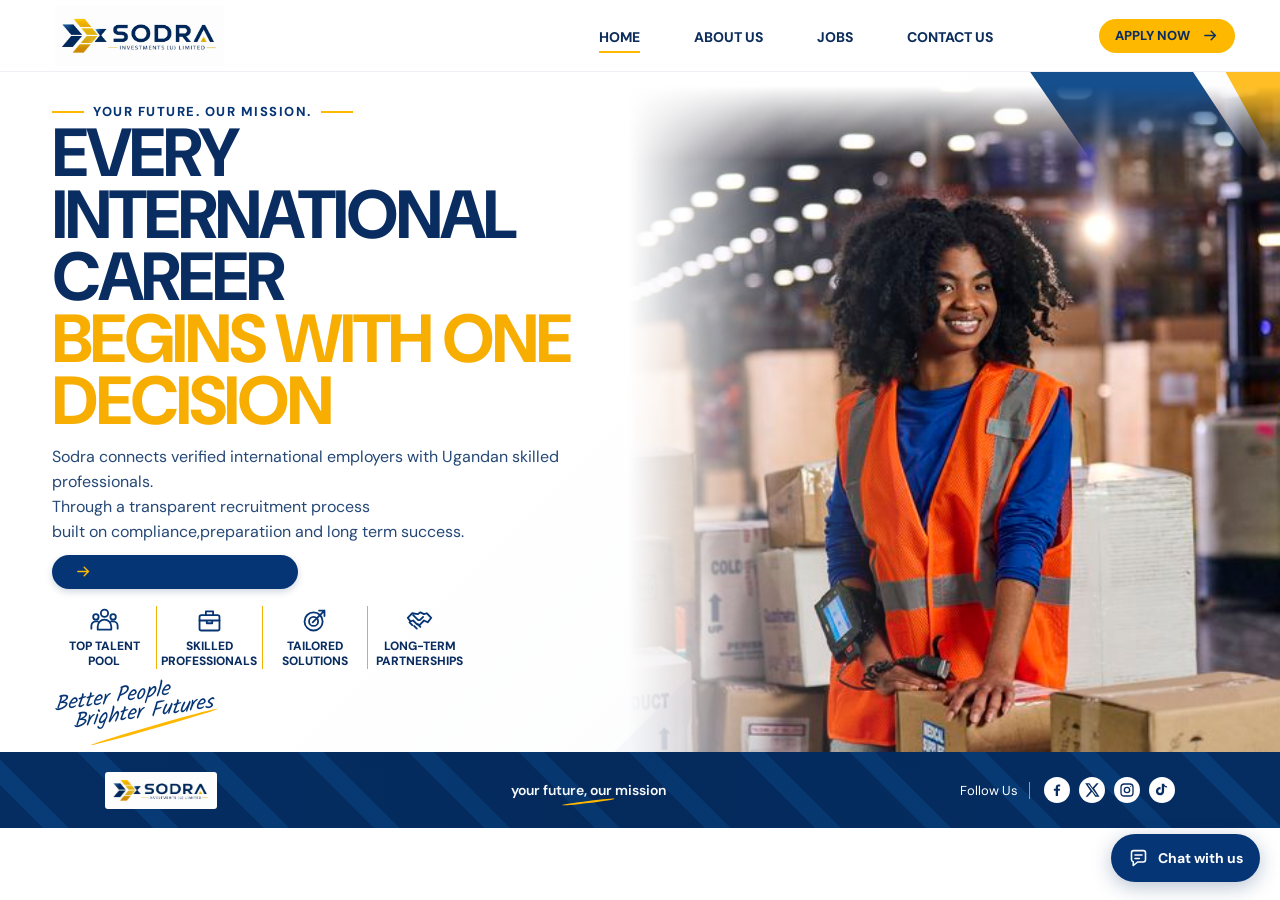
<file: index.html>
<!doctype html>
<html lang="en">
  <head>
    <meta charset="utf-8">
    <meta name="viewport" content="width=device-width, initial-scale=1">
    <meta name="theme-color" content="#ffffff">
    <meta
      name="description"
      content="Find trusted opportunities and reliable talent with SODRA."
    >
    <title>SODRA — Recruitment Solutions</title>
    <link rel="icon" type="image/jpeg" href="images/sodralogo.jpeg">
    <link rel="stylesheet" href="styles.css">
    <script src="app.js" defer></script>
  </head>
  <body class="home-page">
    <header class="site-header">
      <a class="brand" href="#home" aria-label="SODRA home">
        <img src="images/sodralogo.jpeg" alt="SODRA Investments (U) Limited">
      </a>

      <button class="nav-toggle" type="button" aria-expanded="false" aria-controls="main-nav" aria-label="Open navigation">
        <span></span><span></span><span></span>
      </button>

      <nav class="main-nav" id="main-nav" aria-label="Main navigation">
        <a class="nav-link is-active" href="#home">Home</a>
        <a class="nav-link" href="about.html">About us</a>
        <a class="nav-link" href="jobs.html">Jobs</a>
        <a class="nav-link" href="contact.html">Contact us</a>
      </nav>

      <a class="button button-gold header-cta" href="https://ais-pre-h7ndttgksavn5xycpeiz3e-182392936181.europe-west1.run.app/?portal=apply#apply" target="_blank" rel="noopener noreferrer">
        Apply now
        <svg viewBox="0 0 24 24" aria-hidden="true">
          <path d="M4 12h15m-6-6 6 6-6 6"></path>
        </svg>
      </a>
    </header>

    <main id="home">
      <section class="hero" aria-labelledby="hero-title">
        <div class="hero-copy">
          <p class="eyebrow"><span></span>Your future. Our mission.<span></span></p>
          <h1 id="hero-title">
            Every international career <br class="desktop-break">  
            <span>Begins with one decision</span>
          </h1>
          <p class="intro" id="about">
            Sodra connects verified international employers with Ugandan skilled professionals.<br>
            Through a transparent recruitment process<br class="desktop-break">
            built on compliance,preparatiion and long term success.
          </p>
          <a class="button button-blue" href="#services">
            
            <svg viewBox="0 0 24 24" aria-hidden="true">
              <path d="M4 12h15m-6-6 6 6-6 6"></path>
            </svg>
          </a>

          <div class="benefits" id="services" aria-label="Our services">
            <div class="benefit">
              <svg viewBox="0 0 32 32" aria-hidden="true">
                <circle cx="16" cy="8" r="4"></circle>
                <circle cx="6.5" cy="12" r="3"></circle>
                <circle cx="25.5" cy="12" r="3"></circle>
                <path d="M8.5 26v-3.5a7.5 7.5 0 0 1 15 0V26zM1.5 25v-3a5 5 0 0 1 5-5h2m22 8v-3a5 5 0 0 0-5-5h-2"></path>
              </svg>
              <span>Top talent<br>pool</span>
            </div>
            <div class="benefit">
              <svg viewBox="0 0 32 32" aria-hidden="true">
                <rect x="5" y="10" width="22" height="17" rx="2"></rect>
                <path d="M12 10V6h8v4M5 16h22M13 16v3h6v-3"></path>
              </svg>
              <span>Skilled<br>professionals</span>
            </div>
            <div class="benefit">
              <svg viewBox="0 0 32 32" aria-hidden="true">
                <circle cx="15" cy="17" r="10"></circle>
                <circle cx="15" cy="17" r="5"></circle>
                <path d="m14 18 13-13m-6 0h6v6"></path>
              </svg>
              <span>Tailored<br>solutions</span>
            </div>
            <div class="benefit">
              <svg viewBox="0 0 32 32" aria-hidden="true">
                <path d="m3 13 5-5 6 1 3-2 4 2 3-1 5 5-4 5-4-2-5 5-3-1-4-4-3 1z"></path>
                <path d="m9 10 5 5a2 2 0 0 0 3 0l3-3m-12 9-3-3m8 7-3-3m7 1-3-3"></path>
              </svg>
              <span>Long-term<br>partnerships</span>
            </div>
          </div>

          <p class="signature">Better People<br><span>Brighter Futures</span></p>
        </div>

        <div class="hero-visual" aria-label="SODRA professionals at work">
          <div class="chevron chevron-blue"></div>
          <div class="chevron chevron-gold"></div>
          <div class="photo-frame">
            <img src="images/cleaner.jpeg" alt="Smiling cleaning professional holding her supplies">
          </div>
        </div>
      </section>
    </main>

    <footer class="site-footer" id="contact">
      <a class="footer-brand" href="https://ais-pre-h7ndttgksavn5xycpeiz3e-182392936181.europe-west1.run.app/?portal=login" aria-label="Open the SODRA login portal">
        <img src="images/sodralogo.jpeg" alt="SODRA Recruitment Solutions">
      </a>
      <p>your future, our mission</p>
      <div class="social-links">
        <span>Follow Us</span>
        <a href="https://www.facebook.com/people/sodra-investments-u-ltd-recruitment/61591506975625/?rdid=GczhkNQX3IrvhnNL&amp;share_url=https%3A%2F%2Fwww.facebook.com%2Fshare%2F1KQSHoUoWA%2F" target="_blank" rel="noopener noreferrer" aria-label="Facebook">
          <svg viewBox="0 0 24 24" aria-hidden="true"><path d="M13.5 21v-8h2.7l.4-3h-3.1V8.1c0-.9.3-1.5 1.6-1.5h1.7V3.9c-.3 0-1.3-.1-2.5-.1-2.5 0-4.2 1.5-4.2 4.3V10H7.3v3h2.8v8z"></path></svg>
        </a>
        <a href="https://x.com/Sodra_recruit" target="_blank" rel="noopener noreferrer" aria-label="X">
          <svg viewBox="0 0 24 24" aria-hidden="true"><path d="M18.9 2H22l-6.8 7.8L23.2 22h-6.3L12 14.6 5.5 22H2.4l7.3-8.4L1.8 2h6.5l4.5 6.8zm-1.1 18h1.7L7.3 3.9H5.5z"></path></svg>
        </a>
        <a href="https://www.instagram.com/sodrainvestments_recruitment/?hl=en" target="_blank" rel="noopener noreferrer" aria-label="Instagram">
          <svg viewBox="0 0 24 24" aria-hidden="true"><rect x="3" y="3" width="18" height="18" rx="5"></rect><circle cx="12" cy="12" r="4"></circle><circle cx="17.5" cy="6.8" r=".8" class="social-icon-fill"></circle></svg>
        </a>
        <a href="https://www.tiktok.com/@sodrainvestments_recruit" target="_blank" rel="noopener noreferrer" aria-label="TikTok">
          <svg viewBox="0 0 24 24" aria-hidden="true"><path d="M19.6 8.1a7.2 7.2 0 0 1-4.4-1.5v7.1a6.2 6.2 0 1 1-5.4-6.1v3.6a2.7 2.7 0 1 0 1.9 2.6V2.5h3.5c.2 2 1.8 3.7 4.4 4z"></path></svg>
        </a>
      </div>
    </footer>
  </body>
</html>
</file>
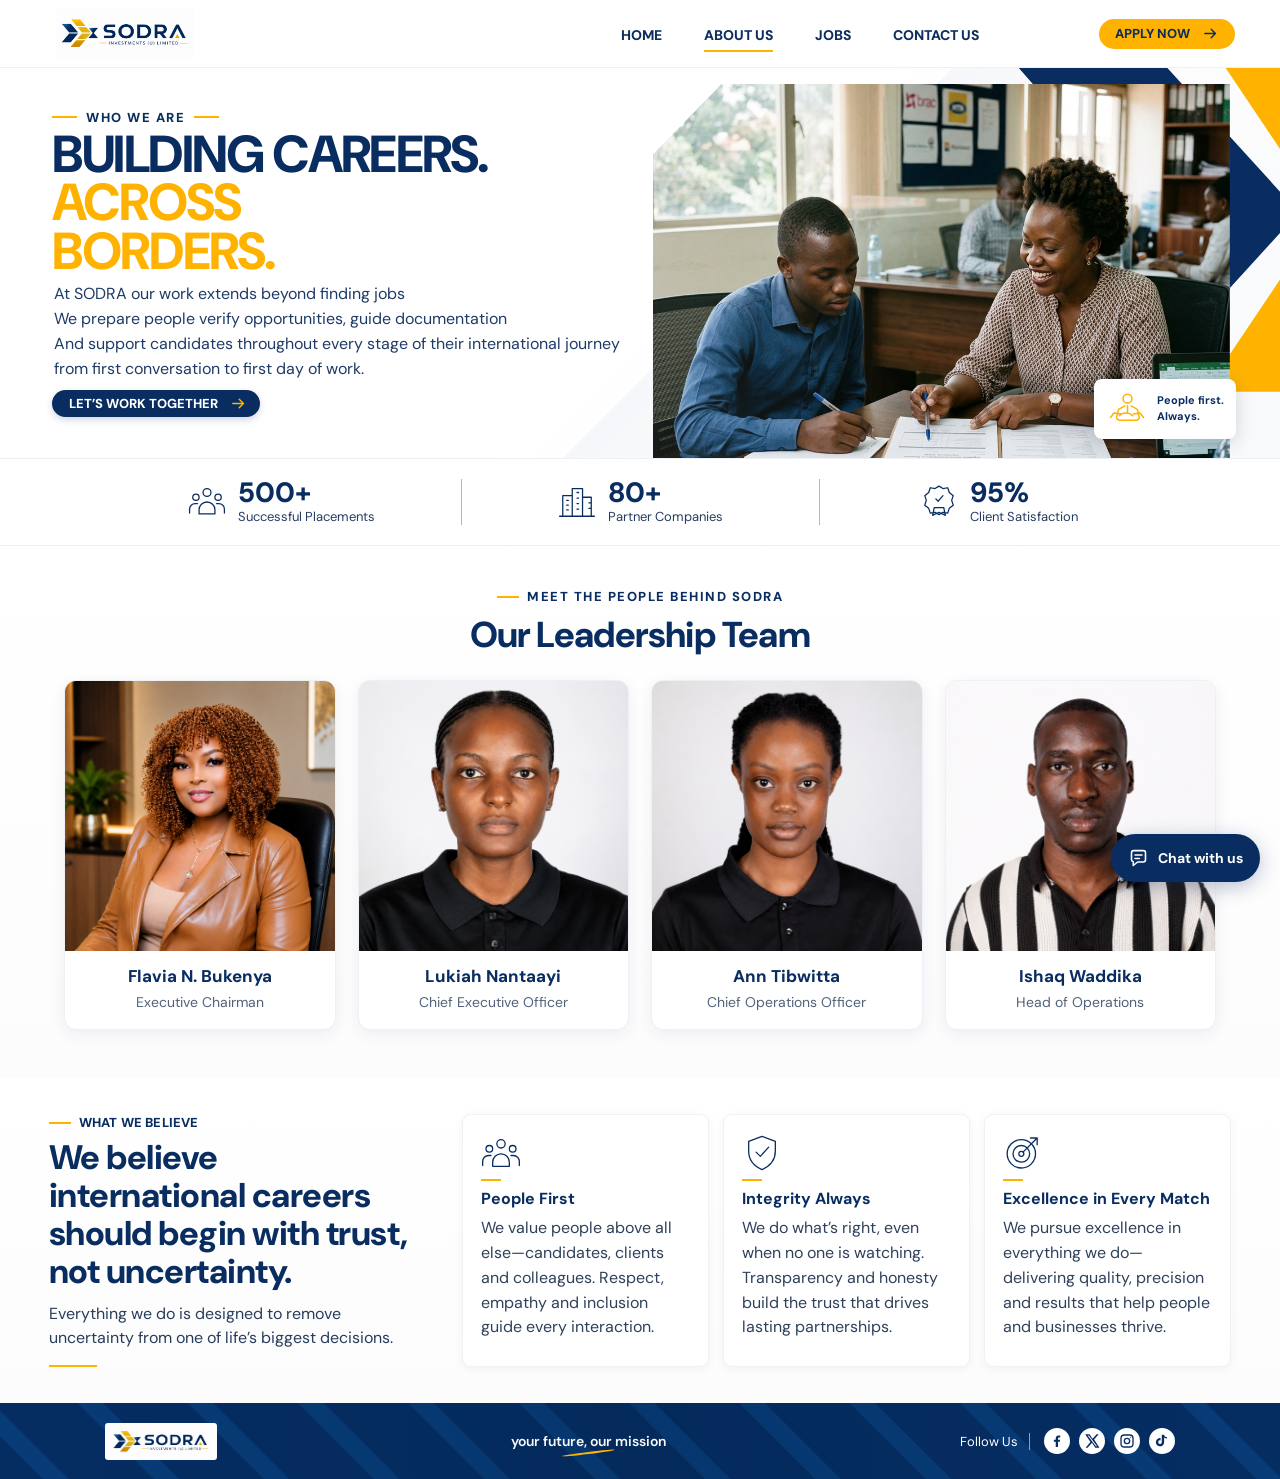
<file: about.html>
<!doctype html>
<html lang="en">
  <head>
    <meta charset="utf-8">
    <meta name="viewport" content="width=device-width, initial-scale=1">
    <meta name="theme-color" content="#ffffff">
    <meta
      name="description"
      content="Learn how SODRA Recruitment Solutions connects exceptional talent with forward-thinking businesses."
    >
    <title>About Us — SODRA Recruitment Solutions</title>
    <link rel="icon" type="image/jpeg" href="images/sodralogo.jpeg">
    <link rel="stylesheet" href="styles.css">
    <script src="app.js" defer></script>
  </head>
  <body class="about-page">
    <header class="site-header">
      <a class="brand" href="index.html" aria-label="SODRA home">
        <img src="images/sodralogo.jpeg" alt="SODRA">
      </a>

      <button class="nav-toggle" type="button" aria-expanded="false" aria-controls="main-nav" aria-label="Open navigation">
        <span></span><span></span><span></span>
      </button>

      <nav class="main-nav" id="main-nav" aria-label="Main navigation">
        <a class="nav-link" href="index.html">Home</a>
        <a class="nav-link is-active" href="about.html" aria-current="page">About us</a>
        <a class="nav-link" href="jobs.html">Jobs</a>
        <a class="nav-link" href="contact.html">Contact us</a>
      </nav>

      <a class="button button-gold header-cta" href="https://ais-pre-h7ndttgksavn5xycpeiz3e-182392936181.europe-west1.run.app/?portal=apply#apply" target="_blank" rel="noopener noreferrer">
        Apply now
        <svg viewBox="0 0 24 24" aria-hidden="true">
          <path d="M4 12h15m-6-6 6 6-6 6"></path>
        </svg>
      </a>
    </header>

    <main>
      <section class="about-hero" aria-labelledby="about-title">
        <div class="about-copy">
          <p class="eyebrow"><span></span>Who we are<span></span></p>
          <h1 id="about-title">
            Building careers.
            <span>Across</span>
            <span>Borders.</span>
          </h1>
          <p class="about-intro">
            At SODRA our  work extends beyond finding jobs<br class="wide-break">
            We prepare people verify opportunities, guide documentation<br class="wide-break">
            And support candidates throughout every stage of their international journey
            from first conversation to first day of work.
          </p>
          <a class="button button-blue about-cta" href="jobs.html#featured-jobs">
            Let’s work together
            <svg viewBox="0 0 24 24" aria-hidden="true">
              <path d="M4 12h15m-6-6 6 6-6 6"></path>
            </svg>
          </a>
        </div>

        <div class="about-visual" role="img" aria-label="A team of professionals working together">
          <div class="about-chevron about-chevron-gold"></div>
          <div class="about-chevron about-chevron-blue"></div>
          <div class="team-photo"></div>
          <div class="people-badge">
            <svg viewBox="0 0 48 48" aria-hidden="true">
              <path d="M24 8a5 5 0 1 0 0 10 5 5 0 0 0 0-10Zm-3 13-7 4-2 8a3 3 0 0 0 3 4h19a3 3 0 0 0 3-4l-2-8-7-4m-4 0v8m-9 3c3-4 11-4 15 0m-25 2 4-5 7 1m26 4-4-5-7 1"></path>
            </svg>
            <span>People first.<br>Always.</span>
          </div>
        </div>
      </section>

      <section class="about-stats" aria-label="Our impact">
        <div class="stat">
          <svg viewBox="0 0 48 48" aria-hidden="true">
            <circle cx="24" cy="12" r="5"></circle>
            <circle cx="10" cy="18" r="4"></circle>
            <circle cx="38" cy="18" r="4"></circle>
            <path d="M14 39v-5a10 10 0 0 1 20 0v5Zm-12-1v-5a7 7 0 0 1 7-7h3m34 12v-5a7 7 0 0 0-7-7h-3"></path>
          </svg>
          <div><strong>500+</strong><span>Successful Placements</span></div>
        </div>
        <div class="stat">
          <svg viewBox="0 0 48 48" aria-hidden="true">
            <path d="M6 42V16h12v26M18 42V7h13v35m0-24h11v24M2 42h44M11 22h2m-2 6h2m-2 6h2m11-22h2m-2 7h2m-2 7h2m-2 7h2m13-8h2m-2 7h2"></path>
          </svg>
          <div><strong>80+</strong><span>Partner Companies</span></div>
        </div>
        <div class="stat">
          <svg viewBox="0 0 48 48" aria-hidden="true">
            <path d="M24 4 29 7l6-1 2 6 5 4-2 6 2 6-5 4-2 6-6-1-5 3-5-3-6 1-2-6-5-4 2-6-2-6 5-4 2-6 6 1Zm-8 37 2-10h12l2 10-8-4-8 4Z"></path>
            <path d="m20 20 3 3 6-7"></path>
          </svg>
          <div><strong>95%</strong><span>Client Satisfaction</span></div>
        </div>
      </section>

      <section class="team-section" aria-labelledby="team-title">
        <div class="team-heading">
          <p class="eyebrow"><span></span>Meet the people behind SODRA</p>
          <h2 id="team-title">Our Leadership Team</h2>
        </div>

        <div class="team-grid">
          <article class="team-card">
            <img src="images/flavia_bukenya.jpeg" alt="Flavia N. Bukenya" loading="lazy">
            <div class="team-card-copy">
              <h3>Flavia N. Bukenya</h3>
              <p>Executive Chairman</p>
            </div>
          </article>
          <article class="team-card">
            <img src="images/lukiah_nantaayi.jpeg" alt="Lukiah Nantaayi" loading="lazy">
            <div class="team-card-copy">
              <h3>Lukiah Nantaayi</h3>
              <p>Chief Executive Officer</p>
            </div>
          </article>
          <article class="team-card">
            <img src="images/ann_tibwitta.jpeg" alt="Ann Tibwitta" loading="lazy">
            <div class="team-card-copy">
              <h3>Ann Tibwitta</h3>
              <p>Chief Operations Officer</p>
            </div>
          </article>
          <article class="team-card">
            <img src="images/ishaq_waddika.jpeg" alt="Ishaq Waddika" loading="lazy">
            <div class="team-card-copy">
              <h3>Ishaq Waddika</h3>
              <p>Head of Operations</p>
            </div>
          </article>
        </div>
      </section>

      <section class="purpose-section" aria-labelledby="purpose-title">
        <div class="purpose-copy">
          <p class="eyebrow"><span></span>What we believe</p>
          <h2 id="purpose-title">We believe international careers should begin with trust, not uncertainty.</h2>
          <p>Everything we do is designed to remove uncertainty from one of life’s biggest decisions.</p>
          <span class="purpose-rule" aria-hidden="true"></span>
        </div>

        <div class="value-cards">
          <article class="value-card">
            <svg viewBox="0 0 48 48" aria-hidden="true">
              <circle cx="24" cy="13" r="5"></circle>
              <circle cx="10" cy="19" r="4"></circle>
              <circle cx="38" cy="19" r="4"></circle>
              <path d="M14 40v-5a10 10 0 0 1 20 0v5Zm-12-1v-5a7 7 0 0 1 7-7h3m34 12v-5a7 7 0 0 0-7-7h-3"></path>
            </svg>
            <span class="card-rule"></span>
            <h3>People First</h3>
            <p>We value people above all else—candidates, clients and colleagues. Respect, empathy and inclusion guide every interaction.</p>
          </article>
          <article class="value-card">
            <svg viewBox="0 0 48 48" aria-hidden="true">
              <path d="m24 4 16 6v12c0 11-7 18-16 22C15 40 8 33 8 22V10Zm-7 19 5 5 10-11"></path>
            </svg>
            <span class="card-rule"></span>
            <h3>Integrity Always</h3>
            <p>We do what’s right, even when no one is watching. Transparency and honesty build the trust that drives lasting partnerships.</p>
          </article>
          <article class="value-card">
            <svg viewBox="0 0 48 48" aria-hidden="true">
              <circle cx="22" cy="25" r="17"></circle>
              <circle cx="22" cy="25" r="10"></circle>
              <circle cx="22" cy="25" r="3"></circle>
              <path d="m24 23 17-17m-8 0h8v8"></path>
            </svg>
            <span class="card-rule"></span>
            <h3>Excellence in Every Match</h3>
            <p>We pursue excellence in everything we do—delivering quality, precision and results that help people and businesses thrive.</p>
          </article>
        </div>
      </section>
    </main>

    <footer class="site-footer" id="contact">
      <a class="footer-brand" href="https://ais-pre-h7ndttgksavn5xycpeiz3e-182392936181.europe-west1.run.app/?portal=login" aria-label="Open the SODRA login portal">
        <img src="images/sodralogo.jpeg" alt="SODRA Recruitment Solutions">
      </a>
      <p>your future, our mission</p>
      <div class="social-links">
        <span>Follow Us</span>
        <a href="https://www.facebook.com/people/sodra-investments-u-ltd-recruitment/61591506975625/?rdid=GczhkNQX3IrvhnNL&amp;share_url=https%3A%2F%2Fwww.facebook.com%2Fshare%2F1KQSHoUoWA%2F" target="_blank" rel="noopener noreferrer" aria-label="Facebook">
          <svg viewBox="0 0 24 24" aria-hidden="true"><path d="M13.5 21v-8h2.7l.4-3h-3.1V8.1c0-.9.3-1.5 1.6-1.5h1.7V3.9c-.3 0-1.3-.1-2.5-.1-2.5 0-4.2 1.5-4.2 4.3V10H7.3v3h2.8v8z"></path></svg>
        </a>
        <a href="https://x.com/Sodra_recruit" target="_blank" rel="noopener noreferrer" aria-label="X">
          <svg viewBox="0 0 24 24" aria-hidden="true"><path d="M18.9 2H22l-6.8 7.8L23.2 22h-6.3L12 14.6 5.5 22H2.4l7.3-8.4L1.8 2h6.5l4.5 6.8zm-1.1 18h1.7L7.3 3.9H5.5z"></path></svg>
        </a>
        <a href="https://www.instagram.com/sodrainvestments_recruitment/?hl=en" target="_blank" rel="noopener noreferrer" aria-label="Instagram">
          <svg viewBox="0 0 24 24" aria-hidden="true"><rect x="3" y="3" width="18" height="18" rx="5"></rect><circle cx="12" cy="12" r="4"></circle><circle cx="17.5" cy="6.8" r=".8" class="social-icon-fill"></circle></svg>
        </a>
        <a href="https://www.tiktok.com/@sodrainvestments_recruit" target="_blank" rel="noopener noreferrer" aria-label="TikTok">
          <svg viewBox="0 0 24 24" aria-hidden="true"><path d="M19.6 8.1a7.2 7.2 0 0 1-4.4-1.5v7.1a6.2 6.2 0 1 1-5.4-6.1v3.6a2.7 2.7 0 1 0 1.9 2.6V2.5h3.5c.2 2 1.8 3.7 4.4 4z"></path></svg>
        </a>
      </div>
    </footer>
  </body>
</html>
</file>
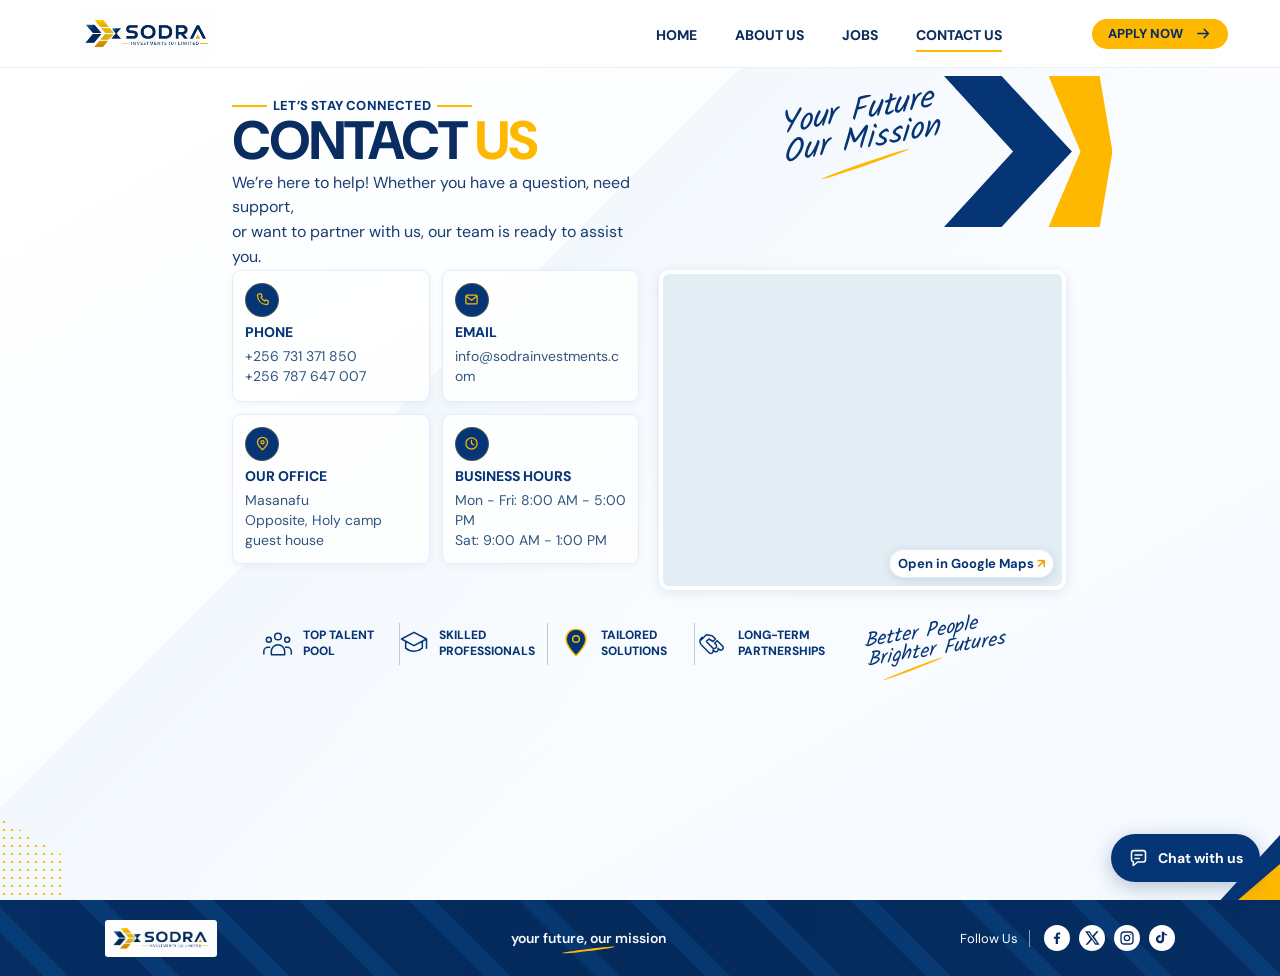
<file: contact.html>
<!doctype html>
<html lang="en">
  <head>
    <meta charset="utf-8">
    <meta name="viewport" content="width=device-width, initial-scale=1">
    <meta name="theme-color" content="#ffffff">
    <meta
      name="description"
      content="Contact SODRA Recruitment Solutions in Kampala for recruitment support, career opportunities and business partnerships."
    >
    <title>Contact Us — SODRA Recruitment Solutions</title>
    <link rel="icon" type="image/jpeg" href="images/sodralogo.jpeg">
    <link rel="stylesheet" href="styles.css">
    <script src="app.js" defer></script>
  </head>
  <body class="contact-page">
    <header class="site-header">
      <a class="brand" href="index.html" aria-label="SODRA home">
        <img src="images/sodralogo.jpeg" alt="SODRA Recruitment Solutions">
      </a>

      <button class="nav-toggle" type="button" aria-expanded="false" aria-controls="main-nav" aria-label="Open navigation">
        <span></span><span></span><span></span>
      </button>

      <nav class="main-nav" id="main-nav" aria-label="Main navigation">
        <a class="nav-link" href="index.html">Home</a>
        <a class="nav-link" href="about.html">About us</a>
        <a class="nav-link" href="jobs.html">Jobs</a>
        <a class="nav-link is-active" href="contact.html" aria-current="page">Contact us</a>
      </nav>

      <a class="button button-gold header-cta" href="https://ais-pre-h7ndttgksavn5xycpeiz3e-182392936181.europe-west1.run.app/?portal=apply#apply" target="_blank" rel="noopener noreferrer">
        Apply now
        <svg viewBox="0 0 24 24" aria-hidden="true">
          <path d="M4 12h15m-6-6 6 6-6 6"></path>
        </svg>
      </a>
    </header>

    <main class="contact-main">
      <div class="contact-heading">
        <div class="contact-title-block">
          <p class="contact-eyebrow"><span></span>Let’s stay connected<span></span></p>
          <h1 id="contact-title">Contact <span>us</span></h1>
          <p class="contact-intro">
            We’re here to help! Whether you have a question, need support,<br class="desktop-break">
            or want to partner with us, our team is ready to assist you.
          </p>
        </div>
        <p class="contact-signature">Your Future<br>Our Mission<span></span></p>
        <div class="contact-ribbons" aria-hidden="true"><span></span><span></span></div>
      </div>

      <div class="contact-content">
        <section class="contact-cards" aria-label="Contact information">
          <article class="contact-card">
            <span class="contact-icon">
              <svg viewBox="0 0 24 24" aria-hidden="true"><path d="M7 3h3l1.5 4-2 1.5a15 15 0 0 0 6 6l1.5-2L21 14v3a3 3 0 0 1-3 3C10 19.5 4.5 14 4 6a3 3 0 0 1 3-3Z"></path></svg>
            </span>
            <h2>Phone</h2>
            <a href="tel:+256731371850">+256 731 371 850</a>
            <a href="tel:+256787647007">+256 787 647 007</a>
          </article>
          <article class="contact-card">
            <span class="contact-icon">
              <svg viewBox="0 0 24 24" aria-hidden="true"><rect x="3" y="5" width="18" height="14" rx="2"></rect><path d="m4 7 8 6 8-6"></path></svg>
            </span>
            <h2>Email</h2>
            <a href="mailto:info@sodrainvestments.com">info@sodrainvestments.com</a>
          </article>
          <article class="contact-card">
            <span class="contact-icon">
              <svg viewBox="0 0 24 24" aria-hidden="true"><path d="M20 10c0 5-8 12-8 12S4 15 4 10a8 8 0 1 1 16 0Z"></path><circle cx="12" cy="10" r="2.5"></circle></svg>
            </span>
            <h2>Our office</h2>
            <p>Masanafu<br>Opposite, Holy camp guest house</p>
          </article>
          <article class="contact-card">
            <span class="contact-icon">
              <svg viewBox="0 0 24 24" aria-hidden="true"><circle cx="12" cy="12" r="9"></circle><path d="M12 7v5l3.5 2"></path></svg>
            </span>
            <h2>Business hours</h2>
            <p>Mon - Fri: 8:00 AM - 5:00 PM<br>Sat: 9:00 AM - 1:00 PM</p>
          </article>
        </section>

        <section class="map-panel" aria-label="SODRA office location">
          <iframe
            title="Map showing the SODRA Investments office location"
            src="https://maps.google.com/maps?q=Sodra%20Investments%20(U)%20Limited%2C%200.3271594%2C%2032.5320264&amp;z=16&amp;output=embed"
            loading="lazy"
            referrerpolicy="no-referrer-when-downgrade"
          ></iframe>
          <a class="map-link" href="https://www.google.com/maps/place/Sodra+Investments+(U)+Limited/@0.327159,32.532026,16z/data=!4m6!3m5!1s0x177da5ea633af9ff:0x3c097e894c8484d6!8m2!3d0.3271594!4d32.5320264!16s%2Fg%2F11zfjplnxl?hl=en&amp;entry=ttu&amp;g_ep=EgoyMDI2MTAwNy4wIKXMDSoASAFQAw%3D%3D" target="_blank" rel="noopener noreferrer" aria-label="Open SODRA Investments (U) Limited in Google Maps">
            <span class="map-link-label">Open in Google Maps <span aria-hidden="true">↗</span></span>
          </a>
        </section>
      </div>

      <section class="contact-benefits" aria-label="SODRA recruitment benefits">
        <article class="contact-benefit">
          <svg viewBox="0 0 36 36" aria-hidden="true"><circle cx="18" cy="9" r="4"></circle><circle cx="7" cy="13" r="3"></circle><circle cx="29" cy="13" r="3"></circle><path d="M10 31v-4a8 8 0 0 1 16 0v4Zm-9-1v-3a5 5 0 0 1 5-5h2m26 8v-3a5 5 0 0 0-5-5h-2"></path></svg>
          <span>Top talent<br>pool</span>
        </article>
        <article class="contact-benefit">
          <svg viewBox="0 0 36 36" aria-hidden="true"><path d="m3 12 15-8 15 8-15 8Zm5 3v8c6 5 14 5 20 0v-8M33 13v10"></path></svg>
          <span>Skilled<br>professionals</span>
        </article>
        <article class="contact-benefit">
          <svg viewBox="0 0 36 36" aria-hidden="true"><path d="M18 32s12-11 12-20a12 12 0 1 0-24 0c0 9 12 20 12 20Z"></path><circle cx="18" cy="12" r="4"></circle></svg>
          <span>Tailored<br>solutions</span>
        </article>
        <article class="contact-benefit">
          <svg viewBox="0 0 36 36" aria-hidden="true"><path d="m4 13 6-6 7 1 4 4-3 3-5-3-3 3 8 8a3 3 0 0 0 4-4l-2-2 3-3 7 7a3 3 0 0 1-4 4l-2-2a3 3 0 0 1-4 4l-2-2a3 3 0 0 1-4 4l-9-9a6 6 0 0 1 0-10Z"></path></svg>
          <span>Long-term<br>partnerships</span>
        </article>
        <p class="contact-footer-signature">Better People<br>Brighter Futures<span></span></p>
      </section>

      <div class="contact-corner contact-corner-left" aria-hidden="true"></div>
      <div class="contact-corner contact-corner-right" aria-hidden="true"></div>
    </main>

    <footer class="site-footer" id="contact">
      <a class="footer-brand" href="https://ais-pre-h7ndttgksavn5xycpeiz3e-182392936181.europe-west1.run.app/?portal=login" aria-label="Open the SODRA login portal">
        <img src="images/sodralogo.jpeg" alt="SODRA Recruitment Solutions">
      </a>
      <p>your future, our mission</p>
      <div class="social-links">
        <span>Follow Us</span>
        <a href="https://www.facebook.com/people/sodra-investments-u-ltd-recruitment/61591506975625/?rdid=GczhkNQX3IrvhnNL&amp;share_url=https%3A%2F%2Fwww.facebook.com%2Fshare%2F1KQSHoUoWA%2F" target="_blank" rel="noopener noreferrer" aria-label="Facebook">
          <svg viewBox="0 0 24 24" aria-hidden="true"><path d="M13.5 21v-8h2.7l.4-3h-3.1V8.1c0-.9.3-1.5 1.6-1.5h1.7V3.9c-.3 0-1.3-.1-2.5-.1-2.5 0-4.2 1.5-4.2 4.3V10H7.3v3h2.8v8z"></path></svg>
        </a>
        <a href="https://x.com/Sodra_recruit" target="_blank" rel="noopener noreferrer" aria-label="X">
          <svg viewBox="0 0 24 24" aria-hidden="true"><path d="M18.9 2H22l-6.8 7.8L23.2 22h-6.3L12 14.6 5.5 22H2.4l7.3-8.4L1.8 2h6.5l4.5 6.8zm-1.1 18h1.7L7.3 3.9H5.5z"></path></svg>
        </a>
        <a href="https://www.instagram.com/sodrainvestments_recruitment/?hl=en" target="_blank" rel="noopener noreferrer" aria-label="Instagram">
          <svg viewBox="0 0 24 24" aria-hidden="true"><rect x="3" y="3" width="18" height="18" rx="5"></rect><circle cx="12" cy="12" r="4"></circle><circle cx="17.5" cy="6.8" r=".8" class="social-icon-fill"></circle></svg>
        </a>
        <a href="https://www.tiktok.com/@sodrainvestments_recruit" target="_blank" rel="noopener noreferrer" aria-label="TikTok">
          <svg viewBox="0 0 24 24" aria-hidden="true"><path d="M19.6 8.1a7.2 7.2 0 0 1-4.4-1.5v7.1a6.2 6.2 0 1 1-5.4-6.1v3.6a2.7 2.7 0 1 0 1.9 2.6V2.5h3.5c.2 2 1.8 3.7 4.4 4z"></path></svg>
        </a>
      </div>
    </footer>
  </body>
</html>
</file>
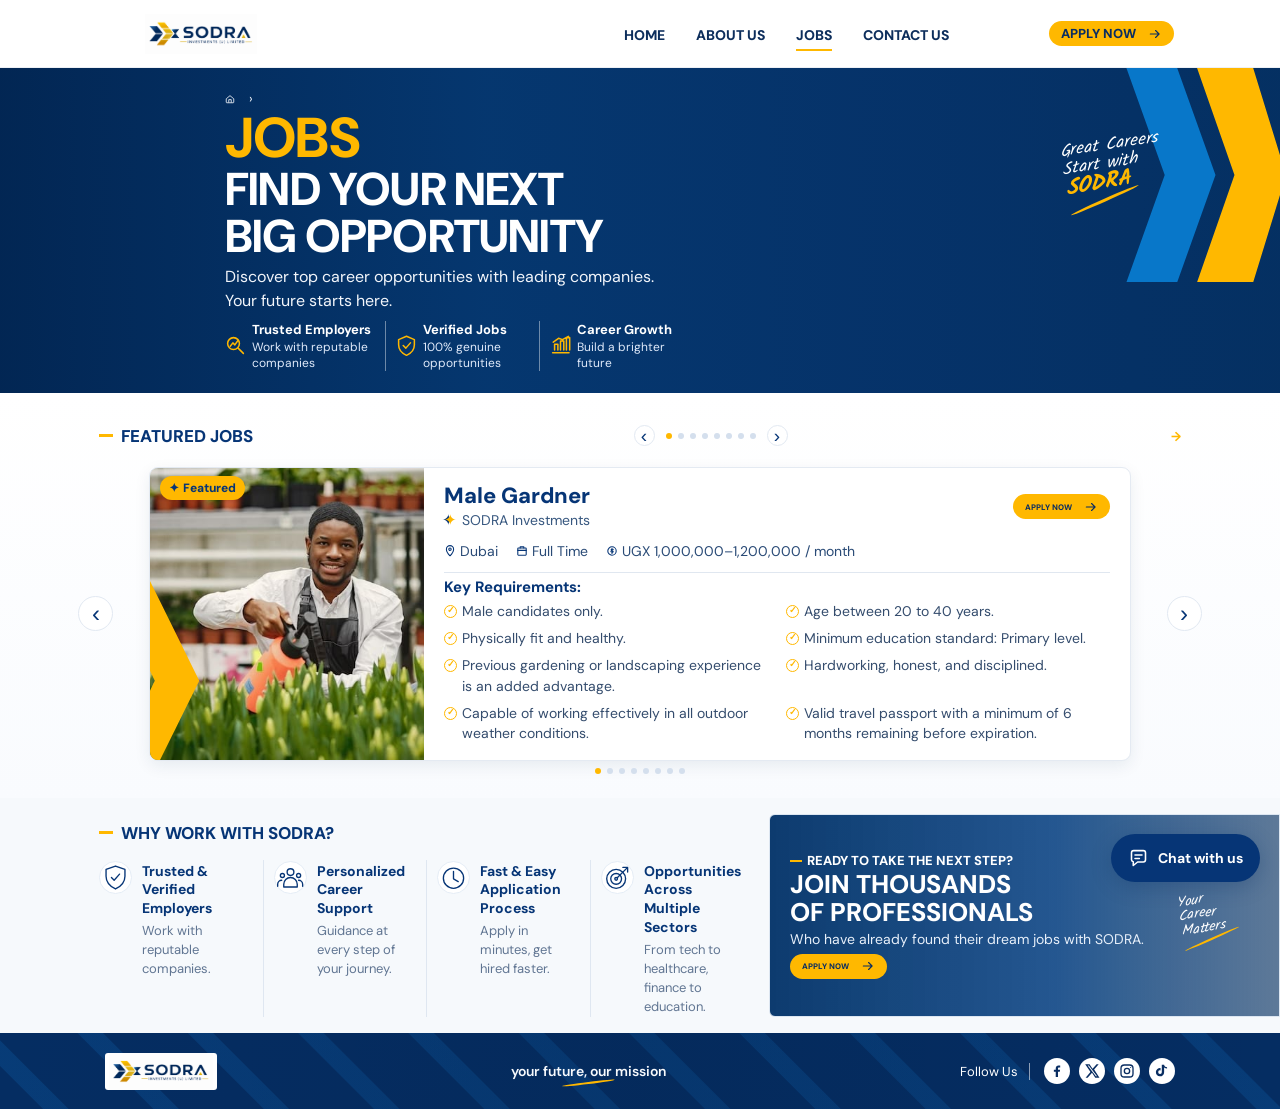
<file: jobs.html>
<!doctype html>
<html lang="en">
  <head>
    <meta charset="utf-8">
    <meta name="viewport" content="width=device-width, initial-scale=1">
    <meta name="theme-color" content="#ffffff">
    <meta
      name="description"
      content="Explore featured jobs and career opportunities with SODRA Recruitment Solutions."
    >
    <title>Jobs — SODRA Recruitment Solutions</title>
    <link rel="icon" type="image/jpeg" href="images/sodralogo.jpeg">
    <link rel="stylesheet" href="styles.css">
    <script src="app.js" defer></script>
  </head>
  <body class="jobs-page">
    <header class="site-header">
      <a class="brand" href="index.html" aria-label="SODRA home">
        <img src="images/sodralogo.jpeg" alt="SODRA Recruitment Solutions">
      </a>

      <button class="nav-toggle" type="button" aria-expanded="false" aria-controls="main-nav" aria-label="Open navigation">
        <span></span><span></span><span></span>
      </button>

      <nav class="main-nav" id="main-nav" aria-label="Main navigation">
        <a class="nav-link" href="index.html">Home</a>
        <a class="nav-link" href="about.html">About us</a>
        <a class="nav-link is-active" href="jobs.html" aria-current="page">Jobs</a>
        <a class="nav-link" href="contact.html">Contact us</a>
      </nav>

      <a class="button button-gold header-cta" href="https://ais-pre-h7ndttgksavn5xycpeiz3e-182392936181.europe-west1.run.app/?portal=apply#apply" target="_blank" rel="noopener noreferrer">
        Apply now
        <svg viewBox="0 0 24 24" aria-hidden="true">
          <path d="M4 12h15m-6-6 6 6-6 6"></path>
        </svg>
      </a>
    </header>

    <main>
      <section class="jobs-hero" aria-labelledby="jobs-title">
        <div class="jobs-hero-backdrop"></div>
        <div class="jobs-hero-copy">
          <nav class="breadcrumbs" aria-label="Breadcrumb">
            <a href="index.html"></a><span aria-hidden="true">›</span><span></span>
          </nav>
          <h1 id="jobs-title"><span>Jobs</span>Find your next<br>big opportunity</h1>
          <p>Discover top career opportunities with leading companies.<br> Your future starts here.</p>
          <div class="job-perks" aria-label="Why search with SODRA">
            <div class="job-perk">
              <svg viewBox="0 0 32 32" aria-hidden="true">
                <circle cx="13" cy="13" r="9"></circle>
                <path d="m20 20 8 8M8 17l4-5 3 3 5-7"></path>
              </svg>
              <span><strong>Trusted Employers</strong><small>Work with reputable companies</small></span>
            </div>
            <div class="job-perk">
              <svg viewBox="0 0 32 32" aria-hidden="true">
                <path d="m16 2 12 5v8c0 8-5 13-12 16C9 28 4 23 4 15V7Zm-5 14 4 4 7-8"></path>
              </svg>
              <span><strong>Verified Jobs</strong><small>100% genuine opportunities</small></span>
            </div>
            <div class="job-perk">
              <svg viewBox="0 0 32 32" aria-hidden="true">
                <path d="M4 27h25M7 23V14h5v9m4 0V9h5v14m4 0V4h5v19M5 11l8-6 6 2 9-5"></path>
              </svg>
              <span><strong>Career Growth</strong><small>Build a brighter future</small></span>
            </div>
          </div>
        </div>
        <div class="hero-ribbons" aria-hidden="true"><span></span><span></span></div>
        <p class="hero-note" aria-label="Great careers start with SODRA">
          Great Careers<br>Start with<br><strong>SODRA</strong><span></span>
        </p>
      </section>

      <section class="featured-section" id="featured-jobs" aria-labelledby="featured-title">
        <div class="featured-heading">
          <h2 id="featured-title"><span></span>Featured Jobs</h2>
          <div class="carousel-top-controls" aria-label="Featured job slides">
            <button class="carousel-arrow" type="button" data-direction="-1" aria-label="Previous job">‹</button>
            <div class="carousel-dots" aria-label="Choose featured job"></div>
            <button class="carousel-arrow" type="button" data-direction="1" aria-label="Next job">›</button>
          </div>
          <a class="view-all" href="#all-jobs"><span aria-hidden="true">→</span></a>
        </div>

        <div class="job-carousel">
          <button class="carousel-side-arrow" type="button" data-direction="-1" aria-label="Previous featured job">‹</button>
          <article class="featured-job" aria-live="polite" aria-atomic="true">
            <div class="job-image-wrap">
              <img class="job-photo" src="images/job1.jpeg" alt="Gardener job opportunity in Dubai">
              <div class="job-image-chevron" aria-hidden="true"></div>
              <span class="featured-badge"><span aria-hidden="true">✦</span> Featured</span>
            </div>
            <div class="job-details">
              <div class="job-title-row">
                <div>
                  <h3 class="job-title">Male Gardner</h3>
                  <p class="job-company"><span class="mini-mark" aria-hidden="true">✦</span></p>
                </div>
                <a class="button button-gold job-apply" href="https://ais-pre-h7ndttgksavn5xycpeiz3e-182392936181.europe-west1.run.app/?portal=apply#apply" target="_blank" rel="noopener noreferrer">
                  Apply now
                  <svg viewBox="0 0 24 24" aria-hidden="true">
                    <path d="M4 12h15m-6-6 6 6-6 6"></path>
                  </svg>
                </a>
              </div>
              <div class="job-meta">
                <span><svg viewBox="0 0 20 20" aria-hidden="true"><path d="M10 18s6-6 6-11a6 6 0 1 0-12 0c0 5 6 11 6 11Z"></path><circle cx="10" cy="7" r="2"></circle></svg><span class="job-location">Dubai</span></span>
                <span><svg viewBox="0 0 20 20" aria-hidden="true"><rect x="3" y="5" width="14" height="12" rx="1"></rect><path d="M7 5V3h6v2M3 9h14"></path></svg><span class="job-type">Full Time</span></span>
                <span><svg viewBox="0 0 20 20" aria-hidden="true"><circle cx="10" cy="10" r="7"></circle><path d="M12 7.5c-.5-1-3.5-1-3.5.7 0 1.8 3.5 1 3.5 2.8s-3 1.8-4 0M10 6v8"></path></svg><span class="job-salary">UGX 1,000,000–1,200,000 / month</span></span>
              </div>
              <div class="requirements">
                <h4>Key Requirements:</h4>
                <ul class="requirement-list">
                  <li>Male candidates only.</li>
                  <li>Age between 20 to 40 years.</li>
                  <li>Physically fit and healthy.</li>
                  <li>Minimum education standard: Primary level.</li>
                  <li>Previous gardening or landscaping experience is an added advantage.</li>
                  <li>Hardworking, honest, and disciplined.</li>
                  <li>Capable of working effectively in all outdoor weather conditions.</li>
                  <li>Valid travel passport with a minimum of 6 months remaining before expiration.</li>
                </ul>
              </div>
            </div>
          </article>
          <button class="carousel-side-arrow" type="button" data-direction="1" aria-label="Next featured job">›</button>
        </div>
        <div class="carousel-bottom-dots carousel-dots" aria-label="Choose featured job"></div>
        <div class="sr-only" id="carousel-status" aria-live="polite"></div>
      </section>

      <section class="jobs-lower" id="all-jobs" aria-label="More reasons to work with SODRA">
        <div class="why-sodra">
          <h2><span></span>Why work with SODRA?</h2>
          <div class="why-grid">
            <article class="why-item">
              <span class="why-icon">
                <svg viewBox="0 0 40 40" aria-hidden="true"><path d="m20 3 14 5v10c0 9-6 15-14 19C12 33 6 27 6 18V8Zm-6 17 4 4 8-9"></path></svg>
              </span>
              <div><h3>Trusted &amp; Verified Employers</h3><p>Work with reputable companies.</p></div>
            </article>
            <article class="why-item">
              <span class="why-icon">
                <svg viewBox="0 0 40 40" aria-hidden="true"><circle cx="20" cy="12" r="5"></circle><circle cx="8" cy="17" r="3"></circle><circle cx="32" cy="17" r="3"></circle><path d="M10 34v-4a10 10 0 0 1 20 0v4Zm-9-1v-3a6 6 0 0 1 6-6m31 9v-3a6 6 0 0 0-6-6"></path></svg>
              </span>
              <div><h3>Personalized Career Support</h3><p>Guidance at every step of your journey.</p></div>
            </article>
            <article class="why-item">
              <span class="why-icon">
                <svg viewBox="0 0 40 40" aria-hidden="true"><circle cx="20" cy="21" r="15"></circle><path d="M20 11v11l7 4"></path></svg>
              </span>
              <div><h3>Fast &amp; Easy Application Process</h3><p>Apply in minutes, get hired faster.</p></div>
            </article>
            <article class="why-item">
              <span class="why-icon">
                <svg viewBox="0 0 40 40" aria-hidden="true"><circle cx="18" cy="22" r="14"></circle><circle cx="18" cy="22" r="8"></circle><circle cx="18" cy="22" r="2"></circle><path d="m20 20 15-15m-7 0h7v7"></path></svg>
              </span>
              <div><h3>Opportunities Across Multiple Sectors</h3><p>From tech to healthcare, finance to education.</p></div>
            </article>
          </div>
        </div>

        <aside class="hiring-banner">
          <div class="hiring-copy">
            <p class="hiring-eyebrow"><span></span>Ready to take the next step?</p>
            <h2>Join thousands<br>of professionals</h2>
            <p>Who have already found their dream jobs with SODRA.</p>
            <a class="button button-gold hiring-cta" href="https://ais-pre-h7ndttgksavn5xycpeiz3e-182392936181.europe-west1.run.app/?portal=apply#apply" target="_blank" rel="noopener noreferrer">
              Apply now
              <svg viewBox="0 0 24 24" aria-hidden="true">
                <path d="M4 12h15m-6-6 6 6-6 6"></path>
              </svg>
            </a>
          </div>
          <p class="hiring-note">Your<br>Career<br>Matters<span></span></p>
        </aside>
      </section>
    </main>

    <footer class="site-footer" id="contact">
      <a class="footer-brand" href="https://ais-pre-h7ndttgksavn5xycpeiz3e-182392936181.europe-west1.run.app/?portal=login" aria-label="Open the SODRA login portal">
        <img src="images/sodralogo.jpeg" alt="SODRA Recruitment Solutions">
      </a>
      <p>your future, our mission</p>
      <div class="social-links">
        <span>Follow Us</span>
        <a href="https://www.facebook.com/people/sodra-investments-u-ltd-recruitment/61591506975625/?rdid=GczhkNQX3IrvhnNL&amp;share_url=https%3A%2F%2Fwww.facebook.com%2Fshare%2F1KQSHoUoWA%2F" target="_blank" rel="noopener noreferrer" aria-label="Facebook">
          <svg viewBox="0 0 24 24" aria-hidden="true"><path d="M13.5 21v-8h2.7l.4-3h-3.1V8.1c0-.9.3-1.5 1.6-1.5h1.7V3.9c-.3 0-1.3-.1-2.5-.1-2.5 0-4.2 1.5-4.2 4.3V10H7.3v3h2.8v8z"></path></svg>
        </a>
        <a href="https://x.com/Sodra_recruit" target="_blank" rel="noopener noreferrer" aria-label="X">
          <svg viewBox="0 0 24 24" aria-hidden="true"><path d="M18.9 2H22l-6.8 7.8L23.2 22h-6.3L12 14.6 5.5 22H2.4l7.3-8.4L1.8 2h6.5l4.5 6.8zm-1.1 18h1.7L7.3 3.9H5.5z"></path></svg>
        </a>
        <a href="https://www.instagram.com/sodrainvestments_recruitment/?hl=en" target="_blank" rel="noopener noreferrer" aria-label="Instagram">
          <svg viewBox="0 0 24 24" aria-hidden="true"><rect x="3" y="3" width="18" height="18" rx="5"></rect><circle cx="12" cy="12" r="4"></circle><circle cx="17.5" cy="6.8" r=".8" class="social-icon-fill"></circle></svg>
        </a>
        <a href="https://www.tiktok.com/@sodrainvestments_recruit" target="_blank" rel="noopener noreferrer" aria-label="TikTok">
          <svg viewBox="0 0 24 24" aria-hidden="true"><path d="M19.6 8.1a7.2 7.2 0 0 1-4.4-1.5v7.1a6.2 6.2 0 1 1-5.4-6.1v3.6a2.7 2.7 0 1 0 1.9 2.6V2.5h3.5c.2 2 1.8 3.7 4.4 4z"></path></svg>
        </a>
      </div>
    </footer>
  </body>
</html>
</file>
<file: styles.css>
@import url("https://fonts.googleapis.com/css2?family=DM+Sans:wght@400;500;600;700;800&family=Kalam:wght@400;700&display=swap");

:root {
  color-scheme: light;
  --navy: #063576;
  --deep-navy: #092d61;
  --gold: #ffb800;
  --text: #153c76;
}

* {
  box-sizing: border-box;
}

html {
  scroll-behavior: smooth;
}

body {
  margin: 0;
  min-width: 320px;
  background: #fff;
  color: var(--text);
  font-family: "DM Sans", Arial, sans-serif;
}

.site-header {
  position: relative;
  z-index: 2;
  display: flex;
  align-items: center;
  justify-content: space-between;
  height: 72px;
  padding: 0 clamp(24px, 3.5vw, 52px);
  border-bottom: 1px solid #edf0f5;
  background: rgba(255, 255, 255, 0.96);
}

.brand {
  display: block;
  width: clamp(150px, 21vw, 190px);
  height: 60px;
  overflow: hidden;
}

.brand img {
  display: block;
  width: 100%;
  height: 100%;
  object-fit: contain;
  mix-blend-mode: multiply;
}

.main-nav {
  display: flex;
  align-items: center;
  gap: clamp(25px, 4.5vw, 54px);
  margin-left: auto;
  margin-right: clamp(32px, 9vw, 106px);
}

.nav-link {
  position: relative;
  padding: 28px 0 25px;
  color: #0d2e5c;
  font-size: 10px;
  font-weight: 800;
  text-decoration: none;
  text-transform: uppercase;
  white-space: nowrap;
}

.nav-link::after {
  position: absolute;
  right: 0;
  bottom: 18px;
  left: 0;
  height: 2px;
  background: var(--gold);
  content: "";
  transform: scaleX(0);
  transform-origin: left;
  transition: transform 180ms ease;
}

.nav-link:hover::after,
.nav-link:focus-visible::after,
.nav-link.is-active::after {
  transform: scaleX(1);
}

.button {
  display: inline-flex;
  align-items: center;
  justify-content: center;
  gap: 12px;
  border: 0;
  border-radius: 999px;
  font-size: 10px;
  font-weight: 800;
  text-decoration: none;
  text-transform: uppercase;
  white-space: nowrap;
  transition: transform 160ms ease, box-shadow 160ms ease;
}

.button:hover {
  transform: translateY(-2px);
  box-shadow: 0 7px 16px rgb(6 53 118 / 18%);
}

.button svg {
  width: 17px;
  height: 17px;
  fill: none;
  stroke: currentColor;
  stroke-linecap: round;
  stroke-linejoin: round;
  stroke-width: 2;
}

.button-gold {
  min-width: 120px;
  height: 34px;
  padding: 0 16px;
  background: var(--gold);
  color: var(--deep-navy);
}

.hero {
  position: relative;
  display: grid;
  grid-template-columns: minmax(0, 1.03fr) minmax(0, 0.97fr);
  min-height: min(590px, calc(100svh - 72px));
  overflow: hidden;
  background:
    linear-gradient(135deg, transparent 66%, #f5f7fb 66.1%, #f5f7fb 77%, transparent 77.1%),
    linear-gradient(135deg, #fff 45%, #f9fafc 100%);
}

.hero-copy {
  position: relative;
  z-index: 1;
  align-self: center;
  padding: 31px 0 28px clamp(30px, 3.5vw, 52px);
}

.eyebrow {
  display: flex;
  align-items: center;
  gap: 9px;
  margin: 0 0 3px;
  color: var(--navy);
  font-size: clamp(10px, 1.25vw, 13px);
  font-weight: 800;
  letter-spacing: 1.5px;
  text-transform: uppercase;
}

.eyebrow span {
  width: 32px;
  height: 2px;
  background: var(--gold);
}

h1 {
  margin: 0;
  color: #092d61;
  font-size: clamp(42px, 6.7vw, 68px);
  font-weight: 800;
  letter-spacing: -3px;
  line-height: 0.91;
  text-transform: uppercase;
}

h1 span {
  display: block;
  color: #f7ae00;
}

.intro {
  margin: 13px 0 10px;
  color: #254877;
  font-size: clamp(11px, 1.28vw, 12px);
  line-height: 1.45;
}

.button-blue {
  min-width: 246px;
  height: 34px;
  justify-content: space-between;
  padding: 0 19px 0 23px;
  background: var(--navy);
  box-shadow: 0 3px 7px rgb(3 40 91 / 18%);
  color: #fff;
}

.button-blue svg {
  color: var(--gold);
}

.benefits {
  display: flex;
  width: min(420px, 100%);
  margin-top: 17px;
}

.benefit {
  display: flex;
  flex: 1;
  min-width: 0;
  flex-direction: column;
  align-items: center;
  gap: 4px;
  color: var(--deep-navy);
  text-align: center;
}

.benefit + .benefit {
  border-left: 1px solid #f1b100;
}

.benefit svg {
  width: 29px;
  height: 29px;
  fill: none;
  stroke: var(--navy);
  stroke-linecap: round;
  stroke-linejoin: round;
  stroke-width: 2;
}

.benefit span {
  font-size: 9px;
  font-weight: 800;
  line-height: 1.28;
  text-transform: uppercase;
}

.signature {
  display: inline-block;
  position: relative;
  margin: 17px 0 0 3px;
  color: var(--navy);
  font-family: "Kalam", "Comic Sans MS", cursive;
  font-size: 21px;
  font-style: italic;
  line-height: 0.9;
  transform: rotate(-8deg);
}

.signature span {
  display: inline-block;
  margin-left: 16px;
}

.signature::after {
  position: absolute;
  right: -4px;
  bottom: -7px;
  left: 30px;
  height: 3px;
  border-radius: 50%;
  background: var(--gold);
  content: "";
  transform: rotate(-8deg);
}

.hero-visual {
  position: relative;
  min-height: 100%;
  overflow: hidden;
}

.chevron {
  position: absolute;
  pointer-events: none;
}

.chevron-blue {
  top: -5%;
  right: -4%;
  width: 48%;
  height: 60%;
  background: #164f8d;
  clip-path: polygon(0 0, 55% 0, 100% 50%, 55% 100%, 0 100%, 47% 50%);
}

.chevron-gold {
  top: -3%;
  right: -7%;
  width: 22%;
  height: 58%;
  background: #ffbf24;
  clip-path: polygon(20% 0, 100% 0, 100% 100%, 20% 100%, 100% 50%);
}

.photo-frame {
  position: absolute;
  z-index: 1;
  inset: 10% 7% 0 0;
  overflow: hidden;
  clip-path: polygon(13% 0, 100% 0, 100% 100%, 0 100%, 0 20%);
}

.photo-frame::after {
  position: absolute;
  inset: 0;
  background: linear-gradient(90deg, rgb(255 255 255 / 7%), transparent 45%);
  content: "";
  pointer-events: none;
}

.photo-frame img {
  display: block;
  width: 100%;
  height: 100%;
  object-fit: cover;
  object-position: 52% center;
}

.home-page .hero-visual {
  overflow: visible;
}

.home-page .photo-frame {
  inset: 2% 0 0 -5%;
  clip-path: none;
  -webkit-mask-image: linear-gradient(to right, transparent 0%, #000 23%), linear-gradient(to bottom, transparent 0%, #000 11%);
  mask-image: linear-gradient(to right, transparent 0%, #000 23%), linear-gradient(to bottom, transparent 0%, #000 11%);
  -webkit-mask-composite: source-in;
  mask-composite: intersect;
}

.home-page .photo-frame::after {
  background: linear-gradient(90deg, rgb(255 255 255 / 34%), transparent 48%);
}

.home-page .photo-frame img {
  object-position: 48% center;
  transition: opacity 450ms ease;
}

.home-page .photo-frame img.is-fading {
  opacity: 0;
}

@media (prefers-reduced-motion: reduce) {
  .home-page .photo-frame img {
    transition: none;
  }
}

.sr-only {
  position: absolute;
  width: 1px;
  height: 1px;
  padding: 0;
  overflow: hidden;
  clip: rect(0, 0, 0, 0);
  white-space: nowrap;
  clip-path: inset(50%);
}

@media (min-width: 1200px) {
  .hero {
    min-height: 610px;
  }

  .hero-copy {
    padding-left: max(52px, calc((100vw - 1200px) / 2));
  }
}

@media (max-width: 700px) {
  .site-header {
    height: 68px;
    padding: 0 18px;
  }

  .brand {
    width: 142px;
    height: 54px;
  }

  .main-nav {
    display: none;
  }

  .button-gold {
    min-width: 108px;
    height: 32px;
    font-size: 9px;
  }

  .hero {
    grid-template-columns: 1fr;
    min-height: auto;
  }

  .hero-copy {
    padding: 42px 25px 18px;
  }

  h1 {
    font-size: clamp(47px, 12vw, 72px);
    letter-spacing: -2.5px;
  }

  .intro {
    font-size: 12px;
  }

  .desktop-break {
    display: none;
  }

  .benefits {
    width: 100%;
    max-width: 430px;
  }

  .hero-visual {
    min-height: 390px;
    margin-top: 1px;
  }

  .photo-frame {
    inset: 3% 10% 0 5%;
  }

  .home-page .photo-frame {
    inset: 0 3% 0 -3%;
    -webkit-mask-image: linear-gradient(to right, transparent 0%, #000 18%), linear-gradient(to bottom, transparent 0%, #000 8%);
    mask-image: linear-gradient(to right, transparent 0%, #000 18%), linear-gradient(to bottom, transparent 0%, #000 8%);
  }

  .chevron-blue {
    top: 0;
    right: 0;
    width: 50%;
    height: 67%;
  }

  .chevron-gold {
    top: 0;
    height: 65%;
  }
}

@media (max-width: 390px) {
  .hero-copy {
    padding-right: 19px;
    padding-left: 19px;
  }

  .eyebrow {
    gap: 6px;
    letter-spacing: 1px;
  }

  .eyebrow span {
    width: 22px;
  }

  .benefit span {
    font-size: 8px;
  }
}

@media (prefers-reduced-motion: reduce) {
  *,
  *::before,
  *::after {
    scroll-behavior: auto !important;
    transition-duration: 0.01ms !important;
  }
}


/* About page styles */
.about-page {
  --navy: #092d61;
  --gold: #ffb300;
  min-height: 100vh;
  background: #fff;
}

.about-page .site-header {
  height: 56px;
  padding-right: clamp(24px, 3.5vw, 52px);
  padding-left: clamp(24px, 3.5vw, 52px);
}

.about-page .brand {
  width: clamp(138px, 17vw, 160px);
  height: 49px;
}

.about-page .main-nav {
  gap: clamp(24px, 4vw, 42px);
  margin-right: clamp(35px, 10vw, 120px);
}

.about-page .nav-link {
  padding-top: 22px;
  padding-bottom: 20px;
  font-size: 9px;
}

.about-page .nav-link::after {
  bottom: 12px;
}

.about-page .button-gold {
  min-width: 112px;
  height: 30px;
  font-size: 9px;
}

.about-hero {
  position: relative;
  display: grid;
  min-height: 288px;
  grid-template-columns: 1.02fr 0.98fr;
  overflow: hidden;
  background:
    linear-gradient(135deg, transparent 57%, rgb(242 244 248 / 70%) 57.1%, transparent 72%),
    linear-gradient(135deg, #fff 52%, #f8f9fb 100%);
}

.about-copy {
  z-index: 1;
  align-self: center;
  padding: 18px 0 18px clamp(30px, 3.5vw, 52px);
}

.about-copy .eyebrow {
  gap: 9px;
  margin-bottom: 4px;
  font-size: 12px;
}

.about-copy .eyebrow span {
  width: 25px;
}

.about-copy h1 {
  margin: 0;
  color: var(--navy);
  font-size: clamp(32px, 4.1vw, 38px);
  font-weight: 800;
  letter-spacing: -1.8px;
  line-height: 0.94;
  text-transform: uppercase;
}

.about-copy h1 span {
  display: block;
  color: var(--gold);
}

.about-intro {
  margin: 6px 0 9px 2px;
  color: #1e3b67;
  font-size: 11px;
  line-height: 1.38;
}

.about-cta {
  min-width: 174px;
  height: 27px;
  padding-right: 13px;
  padding-left: 17px;
  font-size: 8px;
}

.about-visual {
  position: relative;
  min-height: 288px;
  overflow: hidden;
}

.about-chevron {
  position: absolute;
  pointer-events: none;
}

.about-chevron-blue {
  z-index: 1;
  top: -8%;
  right: -3%;
  width: 49%;
  height: 90%;
  background: var(--navy);
  clip-path: polygon(0 0, 48% 0, 100% 50%, 48% 100%, 0 100%, 50% 50%);
}

.about-chevron-gold {
  top: -8%;
  right: -7%;
  width: 25%;
  height: 91%;
  background: var(--gold);
  clip-path: polygon(24% 0, 100% 0, 100% 100%, 24% 100%, 100% 50%);
}

.team-photo {
  position: absolute;
  z-index: 2;
  inset: 4% 8% 0 0;
  background-image:
    linear-gradient(90deg, rgb(255 255 255 / 9%), transparent 48%),
    url("images/offce.jpeg");
  background-position: center 42%;
  background-size: cover;
  clip-path: polygon(12% 0, 100% 0, 100% 100%, 0 100%, 0 19%);
}

.people-badge {
  position: absolute;
  z-index: 3;
  right: 7%;
  bottom: 5%;
  display: flex;
  min-width: 140px;
  min-height: 60px;
  align-items: center;
  gap: 8px;
  padding: 7px 12px;
  border-radius: 8px;
  background: #fff;
  box-shadow: 0 4px 18px rgb(16 38 73 / 18%);
  color: var(--navy);
  font-size: 11px;
  font-weight: 700;
  line-height: 1.4;
}

.people-badge svg {
  width: 43px;
  height: 43px;
  fill: none;
  stroke: var(--gold);
  stroke-linecap: round;
  stroke-linejoin: round;
  stroke-width: 1.7;
}

.about-stats {
  display: grid;
  min-height: 68px;
  grid-template-columns: repeat(3, 1fr);
  align-items: center;
  padding: 5px clamp(28px, 8vw, 112px);
  border-top: 1px solid #edf0f5;
  border-bottom: 1px solid #edf0f5;
  background: #fff;
  box-shadow: 0 3px 12px rgb(20 43 76 / 4%);
}

.stat {
  display: flex;
  min-height: 36px;
  align-items: center;
  justify-content: center;
  gap: 12px;
  color: var(--navy);
}

.stat + .stat {
  border-left: 1px solid var(--gold);
}

.stat svg {
  width: 38px;
  height: 38px;
  flex: 0 0 auto;
  fill: none;
  stroke: var(--navy);
  stroke-linecap: round;
  stroke-linejoin: round;
  stroke-width: 1.6;
}

.stat div {
  display: flex;
  flex-direction: column;
  gap: 1px;
}

.stat strong {
  font-size: 24px;
  font-weight: 800;
  line-height: 1;
}

.stat span {
  color: #263c60;
  font-size: 10px;
}

.purpose-section {
  display: grid;
  min-height: 220px;
  grid-template-columns: 0.95fr 2fr;
  gap: clamp(20px, 4vw, 48px);
  align-items: stretch;
  padding: 28px clamp(30px, 3.8vw, 52px);
  background: linear-gradient(180deg, #fff, #fcfcfd);
}

.purpose-copy .eyebrow {
  gap: 8px;
  margin: 0 0 8px;
  font-size: 10px;
  letter-spacing: 0.2px;
}

.purpose-copy .eyebrow span {
  width: 22px;
}

.purpose-copy h2 {
  margin: 0 0 10px;
  color: var(--navy);
  font-size: clamp(22px, 2.8vw, 30px);
  font-weight: 800;
  letter-spacing: -0.5px;
  line-height: 1.12;
}

.purpose-copy > p:not(.eyebrow) {
  max-width: 360px;
  margin: 0;
  color: #283d5b;
  font-size: 12px;
  line-height: 1.55;
}

.purpose-rule {
  display: block;
  width: 48px;
  height: 2px;
  margin-top: 14px;
  background: var(--gold);
}

.value-cards {
  display: grid;
  grid-template-columns: repeat(3, minmax(0, 1fr));
  gap: 14px;
  align-items: stretch;
}

.value-card {
  min-width: 0;
  padding: 14px 16px;
  border: 1px solid #f0f1f4;
  border-radius: 9px;
  background: #fff;
  box-shadow: 0 2px 10px rgb(16 38 73 / 5%);
}

.value-card > svg {
  display: block;
  width: 40px;
  height: 40px;
  margin-bottom: 6px;
  fill: none;
  stroke: var(--navy);
  stroke-linecap: round;
  stroke-linejoin: round;
  stroke-width: 1.55;
}

.card-rule {
  display: block;
  width: 20px;
  height: 2px;
  margin: 0 0 7px;
  background: var(--gold);
}

.value-card h3 {
  margin: 0 0 7px;
  color: var(--navy);
  font-size: 13px;
  font-weight: 700;
}

.value-card p {
  margin: 0;
  color: #2e405a;
  font-size: 12px;
  line-height: 1.5;
}

.team-section {
  padding: 34px clamp(22px, 5vw, 72px) 42px;
  background: linear-gradient(180deg, #fff, #fcfcfd);
}

.team-heading {
  margin: 0 auto 22px;
  text-align: center;
}

.team-heading .eyebrow {
  justify-content: center;
  gap: 8px;
  margin: 0 0 6px;
  font-size: 10px;
}

.team-heading .eyebrow span {
  width: 22px;
}

.team-heading h2 {
  margin: 0;
  color: var(--navy);
  font-size: clamp(24px, 3vw, 32px);
  font-weight: 800;
  letter-spacing: -0.6px;
}

.team-grid {
  display: grid;
  max-width: 1160px;
  grid-template-columns: repeat(4, minmax(0, 1fr));
  gap: clamp(12px, 2vw, 22px);
  margin: 0 auto;
  align-items: stretch;
}

.team-card {
  min-width: 0;
  overflow: hidden;
  border: 1px solid #edf0f5;
  border-radius: 12px;
  background: #fff;
  box-shadow: 0 4px 16px rgb(16 38 73 / 7%);
}

.team-card img {
  display: block;
  width: 100%;
  aspect-ratio: 1 / 1;
  object-fit: cover;
  object-position: center 28%;
}

.team-card-copy {
  padding: 14px 12px 16px;
  text-align: center;
}

.team-card h3 {
  margin: 0 0 5px;
  color: var(--navy);
  font-size: clamp(14px, 1.5vw, 17px);
  font-weight: 750;
}

.team-card p {
  margin: 0;
  color: #52627a;
  font-size: clamp(12px, 1.2vw, 14px);
  line-height: 1.4;
}

@media (min-width: 1200px) {
  .about-copy {
    padding-left: max(52px, calc((100vw - 1200px) / 2));
  }
}

@media (max-width: 700px) {
  .about-page .site-header {
    height: 64px;
    padding: 0 18px;
  }

  .about-page .brand {
    width: 142px;
    height: 54px;
  }

  .about-page .main-nav {
    display: none;
  }

  .about-hero {
    grid-template-columns: 1fr;
  }

  .about-copy {
    padding: 36px 24px 18px;
  }

  .about-copy h1 {
    font-size: clamp(36px, 9vw, 48px);
  }

  .about-intro {
    font-size: 12px;
  }

  .wide-break {
    display: none;
  }

  .about-visual {
    min-height: 300px;
  }

  .about-chevron-blue,
  .about-chevron-gold {
    right: 0;
  }

  .about-stats {
    min-height: 80px;
    padding: 8px 10px;
  }

  .stat {
    gap: 6px;
  }

  .stat svg {
    width: 29px;
    height: 29px;
  }

  .stat strong {
    font-size: 18px;
  }

  .stat span {
    max-width: 90px;
    font-size: 8px;
  }

  .purpose-section {
    grid-template-columns: 1fr;
    gap: 18px;
    padding: 30px 22px;
  }

  .purpose-copy h2 {
    max-width: 520px;
    font-size: 27px;
  }

  .purpose-copy > p:not(.eyebrow) {
    max-width: 480px;
  }

  .team-section {
    padding: 30px 22px;
  }

  .team-grid {
    grid-template-columns: repeat(2, minmax(0, 1fr));
    gap: 14px;
  }

  .team-card h3 {
    font-size: 15px;
  }

  .team-card p {
    font-size: 12px;
  }
}

@media (max-width: 440px) {
  .about-stats {
    grid-template-columns: 1fr;
    gap: 0;
    padding: 6px 25px;
  }

  .stat {
    min-height: 57px;
    justify-content: flex-start;
    padding-left: 19%;
  }

  .stat + .stat {
    border-top: 1px solid #edf0f5;
    border-left: 0;
  }

  .stat strong {
    font-size: 20px;
  }

  .stat span {
    max-width: none;
    font-size: 9px;
  }

  .value-cards {
    grid-template-columns: 1fr;
    gap: 12px;
  }

  .value-card {
    padding: 14px 16px;
  }

  .team-section {
    padding: 26px 16px;
  }

  .team-grid {
    gap: 10px;
  }

  .team-card-copy {
    padding: 11px 8px 13px;
  }

  .team-card h3 {
    font-size: 14px;
  }

  .team-card p {
    font-size: 11px;
  }
}

@media (prefers-reduced-motion: reduce) {
  .about-page *,
  .about-page *::before,
  .about-page *::after {
    scroll-behavior: auto !important;
    transition-duration: 0.01ms !important;
  }
}


/* Jobs page styles */
.jobs-page {
  --jobs-navy: #063576;
  --jobs-deep: #052957;
  --jobs-gold: #ffb800;
  min-height: 100vh;
  background: #fff;
}

.jobs-page .site-header {
  height: 42px;
  padding: 0 clamp(24px, 10vw, 106px);
}

.jobs-page .brand {
  width: 190px;
  height: 40px;
}

.jobs-page .main-nav {
  gap: clamp(22px, 3vw, 31px);
  margin-right: clamp(30px, 9vw, 100px);
}

.jobs-page .nav-link {
  padding: 17px 0 15px;
  font-size: 9px;
}

.jobs-page .nav-link::after {
  bottom: 8px;
}

.jobs-page .button-gold {
  min-width: 94px;
  height: 25px;
  padding: 0 12px;
  font-size: 8px;
}

.jobs-page .button svg {
  width: 14px;
  height: 14px;
}

.jobs-hero {
  position: relative;
  min-height: 192px;
  overflow: hidden;
  isolation: isolate;
  background: #07346e;
  color: #fff;
}

.jobs-hero-backdrop {
  position: absolute;
  z-index: -2;
  inset: 0;
  background:
    linear-gradient(90deg, rgb(2 38 83 / 98%) 0%, rgb(5 55 111 / 94%) 38%, rgb(4 49 100 / 48%) 70%, rgb(4 47 95 / 78%) 100%),
    url("https://images.unsplash.com/photo-1497366216548-37526070297c?auto=format&fit=crop&w=1800&q=85") center 47% / cover;
}

.jobs-hero-copy {
  position: relative;
  z-index: 2;
  width: 62%;
  padding: 12px 0 8px clamp(32px, 10vw, 102px);
}

.breadcrumbs {
  display: flex;
  align-items: center;
  gap: 7px;
  margin-bottom: 5px;
  color: #f3f7fc;
  font-size: 8px;
}

.breadcrumbs a {
  color: inherit;
  text-decoration: none;
}

.breadcrumbs::before {
  width: 10px;
  height: 10px;
  background: currentColor;
  content: "";
  mask: url("data:image/svg+xml,%3Csvg xmlns='http://www.w3.org/2000/svg' viewBox='0 0 24 24'%3E%3Cpath d='M3 11.5 12 4l9 7.5v8a1.5 1.5 0 0 1-1.5 1.5h-15A1.5 1.5 0 0 1 3 19.5Zm6 9v-7h6v7' fill='none' stroke='black' stroke-width='2'/%3E%3C/svg%3E") center / contain no-repeat;
}

.jobs-hero h1 {
  margin: 0;
  color: #fff;
  font-size: clamp(25px, 3.1vw, 32px);
  font-weight: 800;
  letter-spacing: -0.8px;
  line-height: 0.91;
}

.jobs-hero h1 span {
  display: block;
  margin-bottom: 1px;
  color: var(--jobs-gold);
  font-size: 1.22em;
  line-height: 0.94;
}

.jobs-hero-copy > p {
  margin: 5px 0 8px;
  color: #f3f6fb;
  font-size: 9px;
  line-height: 1.35;
}

.job-perks {
  display: flex;
  align-items: center;
  gap: 0;
  max-width: 445px;
}

.job-perk {
  display: flex;
  min-width: 0;
  align-items: center;
  gap: 6px;
  padding: 0 10px;
}

.job-perk:first-child {
  padding-left: 0;
}

.job-perk + .job-perk {
  border-left: 1px solid rgb(255 255 255 / 42%);
}

.job-perk svg {
  width: 21px;
  height: 21px;
  flex: 0 0 auto;
  fill: none;
  stroke: var(--jobs-gold);
  stroke-linecap: round;
  stroke-linejoin: round;
  stroke-width: 2.3;
}

.job-perk span {
  display: flex;
  flex-direction: column;
  gap: 1px;
  white-space: nowrap;
}

.job-perk strong {
  font-size: 8px;
}

.job-perk small {
  color: #e0eafa;
  font-size: 7px;
}

.hero-ribbons {
  position: absolute;
  z-index: 1;
  top: 0;
  right: 0;
  width: 12%;
  height: 66%;
  pointer-events: none;
}

.hero-ribbons span {
  position: absolute;
  inset: 0 42% 0 0;
  background: #0877c9;
  clip-path: polygon(0 0, 57% 0, 100% 50%, 57% 100%, 0 100%, 43% 50%);
}

.hero-ribbons span + span {
  right: -4%;
  left: 46%;
  background: var(--jobs-gold);
  clip-path: polygon(0 0, 63% 0, 100% 50%, 63% 100%, 0 100%, 42% 50%);
}

.hero-note,
.hiring-note {
  color: #fff;
  font-family: "Kalam", "Comic Sans MS", cursive;
  font-size: 17px;
  font-style: italic;
  line-height: 1.03;
  transform: rotate(-9deg);
}

.hero-note {
  position: absolute;
  z-index: 3;
  top: 21%;
  right: 9.2%;
  margin: 0;
}

.hero-note strong {
  color: var(--jobs-gold);
  font-size: 1.28em;
}

.hero-note span,
.hiring-note span {
  display: block;
  width: 74px;
  height: 3px;
  margin-top: 4px;
  border-radius: 50%;
  background: var(--jobs-gold);
  transform: rotate(-15deg);
}

.featured-section {
  min-height: 203px;
  padding: 12px clamp(28px, 9.6vw, 99px) 8px;
  background: linear-gradient(180deg, #fff 0%, #f9fbfe 100%);
}

.featured-heading {
  display: flex;
  min-height: 22px;
  align-items: center;
  gap: 13px;
}

.featured-heading h2,
.why-sodra > h2 {
  display: flex;
  align-items: center;
  gap: 8px;
  margin: 0;
  color: var(--jobs-navy);
  font-size: 12px;
  font-weight: 800;
  text-transform: uppercase;
  white-space: nowrap;
}

.featured-heading h2 > span,
.why-sodra > h2 > span {
  width: 14px;
  height: 3px;
  background: var(--jobs-gold);
}

.featured-heading > p {
  margin: 0;
  color: #71829a;
  font-size: 7px;
}

.featured-heading > p span {
  margin: 0 4px;
  color: var(--jobs-gold);
}

.carousel-top-controls {
  display: flex;
  align-items: center;
  gap: 11px;
  margin-left: auto;
}

.carousel-arrow,
.carousel-side-arrow {
  display: grid;
  place-items: center;
  padding: 0;
  border: 1px solid #e2e9f2;
  border-radius: 50%;
  background: #fff;
  color: var(--jobs-navy);
  cursor: pointer;
  font-family: Arial, sans-serif;
  line-height: 1;
  transition: background-color 150ms ease, transform 150ms ease;
}

.carousel-arrow:hover,
.carousel-side-arrow:hover {
  background: #fff8e5;
  transform: scale(1.04);
}

.carousel-arrow {
  width: 21px;
  height: 21px;
  font-size: 19px;
}

.carousel-dots {
  display: flex;
  align-items: center;
  gap: 6px;
}

.carousel-dots button {
  width: 6px;
  height: 6px;
  padding: 0;
  border: 0;
  border-radius: 50%;
  background: #d4dfed;
  cursor: pointer;
}

.carousel-dots button[aria-current="true"] {
  background: var(--jobs-gold);
}

.view-all {
  margin-left: auto;
  color: var(--jobs-navy);
  font-size: 8px;
  font-weight: 700;
  text-decoration: none;
  white-space: nowrap;
}

.view-all span {
  margin-left: 3px;
  color: var(--jobs-gold);
  font-size: 13px;
}

.job-carousel {
  display: grid;
  grid-template-columns: 1fr minmax(0, 12fr) 1fr;
  align-items: center;
  gap: 12px;
  margin: 3px -44px 0;
}

.carousel-side-arrow {
  width: 35px;
  height: 35px;
  justify-self: center;
  font-size: 24px;
}

.featured-job {
  display: grid;
  min-width: 0;
  min-height: 137px;
  grid-template-columns: 24.5% 1fr;
  overflow: hidden;
  border: 1px solid #e4eaf2;
  border-radius: 9px;
  background: #fff;
  box-shadow: 0 5px 16px rgb(16 45 82 / 8%);
}

.job-image-wrap {
  position: relative;
  min-width: 0;
  height: 137px;
  overflow: hidden;
  background: #dbe6f2;
}

.job-photo {
  display: block;
  width: 100%;
  height: 100%;
  min-height: 137px;
  object-fit: cover;
  object-position: center 35%;
}

.job-image-chevron {
  position: absolute;
  bottom: -12%;
  left: -18%;
  width: 36%;
  height: 78%;
  background: var(--jobs-gold);
  clip-path: polygon(0 0, 43% 0, 100% 50%, 43% 100%, 0 100%, 55% 50%);
}

.featured-badge {
  position: absolute;
  top: 8px;
  left: 10px;
  display: flex;
  align-items: center;
  gap: 4px;
  padding: 4px 9px;
  border-radius: 99px;
  background: var(--jobs-gold);
  color: var(--jobs-navy);
  font-size: 8px;
  font-weight: 800;
}

.job-details {
  min-width: 0;
  padding: 8px 13px 8px 17px;
}

.job-title-row {
  display: flex;
  align-items: center;
  justify-content: space-between;
  gap: 12px;
}

.job-title {
  margin: 0 0 2px;
  color: var(--jobs-navy);
  font-size: 14px;
  font-weight: 800;
  line-height: 1.1;
}

.job-company {
  display: flex;
  align-items: center;
  gap: 5px;
  margin: 0;
  color: #37577f;
  font-size: 9px;
}

.mini-mark {
  color: var(--jobs-gold);
  font-size: 15px;
  text-shadow: -2px 0 var(--jobs-navy);
}

.job-apply {
  flex: 0 0 auto;
  min-width: 91px;
  height: 24px;
  font-size: 8px;
}

.job-meta {
  display: flex;
  flex-wrap: wrap;
  align-items: center;
  gap: 6px 21px;
  margin: 5px 0 5px;
  color: #294a76;
  font-size: 8px;
}

.job-meta > span {
  display: flex;
  align-items: center;
  gap: 4px;
  white-space: nowrap;
}

.job-meta svg {
  width: 12px;
  height: 12px;
  flex: 0 0 auto;
  fill: none;
  stroke: var(--jobs-navy);
  stroke-linecap: round;
  stroke-linejoin: round;
  stroke-width: 1.8;
}

.requirements {
  padding-top: 4px;
  border-top: 1px solid #e0e7f0;
}

.requirements h4 {
  margin: 0 0 4px;
  color: var(--jobs-navy);
  font-size: 9px;
}

.requirement-list {
  display: grid;
  grid-template-columns: 1fr 1fr;
  gap: 3px 17px;
  margin: 0;
  padding: 0;
  list-style: none;
}

.requirement-list li {
  position: relative;
  padding-left: 12px;
  color: #344c6d;
  font-size: 8px;
  line-height: 1.3;
}

.requirement-list li::before {
  position: absolute;
  top: 1px;
  left: 0;
  width: 8px;
  height: 8px;
  border: 1.5px solid var(--jobs-gold);
  border-radius: 50%;
  color: var(--jobs-gold);
  content: "✓";
  font-size: 6px;
  font-weight: 800;
  line-height: 6px;
  text-align: center;
}

.carousel-bottom-dots {
  justify-content: center;
  margin: 7px 0 0;
}

.jobs-lower {
  display: grid;
  min-height: 104px;
  grid-template-columns: 1.28fr 1fr;
  gap: 16px;
  align-items: stretch;
  padding: 0 0 6px clamp(28px, 9.6vw, 99px);
  background: #f6f9fc;
}

.why-sodra {
  padding-top: 8px;
}

.why-sodra > h2 {
  margin-bottom: 10px;
  font-size: 10px;
}

.why-grid {
  display: grid;
  grid-template-columns: repeat(4, minmax(0, 1fr));
}

.why-item {
  display: flex;
  min-width: 0;
  align-items: flex-start;
  gap: 7px;
  padding: 1px 8px;
}

.why-item:first-child {
  padding-left: 0;
}

.why-item + .why-item {
  border-left: 1px solid #dfe7f1;
}

.why-icon {
  display: grid;
  width: 33px;
  height: 33px;
  flex: 0 0 auto;
  place-items: center;
  border: 1px solid #e5edf6;
  border-radius: 50%;
  background: #fff;
}

.why-icon svg {
  width: 27px;
  height: 27px;
  fill: none;
  stroke: var(--jobs-navy);
  stroke-linecap: round;
  stroke-linejoin: round;
  stroke-width: 2;
}

.why-item h3 {
  margin: 1px 0 4px;
  color: var(--jobs-navy);
  font-size: 7px;
  font-weight: 700;
  line-height: 1.25;
}

.why-item p {
  margin: 0;
  color: #607592;
  font-size: 6.5px;
  line-height: 1.45;
}

.hiring-banner {
  position: relative;
  display: flex;
  min-height: 98px;
  align-items: center;
  overflow: hidden;
  padding: 7px 14px 5px 17px;
  border: 1px solid #dce6f1;
  border-radius: 6px 0 0 6px;
  background:
    linear-gradient(90deg, rgb(3 51 105 / 96%) 0%, rgb(5 63 128 / 87%) 56%, rgb(4 46 94 / 63%) 100%),
    url("https://images.unsplash.com/photo-1521791136064-7986c2920216?auto=format&fit=crop&w=1000&q=85") center 48% / cover;
  color: #fff;
}

.hiring-copy {
  position: relative;
  z-index: 1;
}

.hiring-eyebrow {
  display: flex;
  align-items: center;
  gap: 5px;
  margin: 0 0 2px;
  font-size: 7px;
  font-weight: 800;
  text-transform: uppercase;
}

.hiring-eyebrow span {
  width: 12px;
  height: 2px;
  background: var(--jobs-gold);
}

.hiring-copy h2 {
  margin: 0;
  color: #fff;
  font-size: clamp(12px, 1.65vw, 15px);
  font-weight: 800;
  line-height: 0.97;
  text-transform: uppercase;
}

.hiring-copy > p:not(.hiring-eyebrow) {
  margin: 3px 0 4px;
  color: #e8f0fa;
  font-size: 6.5px;
}

.hiring-cta {
  min-width: 76px;
  height: 19px;
  padding: 0 9px;
  font-size: 7px;
}

.hiring-note {
  position: absolute;
  right: 8%;
  margin: 0;
  font-size: 14px;
}

.hiring-note span {
  width: 59px;
  height: 2px;
}

.site-footer {
  display: flex;
  min-height: 46px;
  align-items: center;
  justify-content: space-between;
  gap: 16px;
  padding: 4px clamp(28px, 10vw, 105px);
  background:
    linear-gradient(90deg, transparent, rgb(2 30 67 / 18%) 50%, transparent),
    repeating-linear-gradient(45deg, transparent 0 30px, rgb(12 87 158 / 35%) 31px 48px, transparent 49px 78px),
    #052d62;
  color: #fff;
}

.footer-brand {
  display: block;
  width: 112px;
  height: 37px;
  overflow: hidden;
  background: #fff;
  border-radius: 3px;
}

.footer-brand img {
  display: block;
  width: 100%;
  height: 100%;
  object-fit: contain;
  mix-blend-mode: multiply;
}

.site-footer > p {
  position: relative;
  margin: 0;
  color: #f7f9fc;
  font-size: 9px;
  font-weight: 600;
  text-align: center;
}

.site-footer > p::after {
  position: absolute;
  right: 33%;
  bottom: -4px;
  left: 33%;
  height: 2px;
  border-radius: 50%;
  background: var(--gold);
  content: "";
  transform: rotate(-7deg);
}

.social-links {
  display: flex;
  align-items: center;
  gap: 6px;
}

.social-links > span {
  margin-right: 5px;
  padding-right: 11px;
  border-right: 1px solid rgb(255 255 255 / 55%);
  font-size: 8px;
}

.social-links a {
  display: grid;
  width: 15px;
  height: 15px;
  place-items: center;
  border-radius: 50%;
  background: #fff;
  color: var(--deep-navy);
  font-family: Arial, sans-serif;
  font-size: 10px;
  font-weight: 800;
  text-decoration: none;
}

.social-links a svg {
  width: 10px;
  height: 10px;
  fill: currentColor;
}

.social-links a[aria-label="Instagram"] svg {
  fill: none;
  stroke: currentColor;
  stroke-width: 2;
}

.social-links a[aria-label="Instagram"] .social-icon-fill {
  fill: currentColor;
  stroke: none;
}

@media (min-width: 1200px) {
  .jobs-hero-copy {
    padding-left: max(102px, calc((100vw - 1030px) / 2 + 100px));
  }
}

@media (max-width: 760px) {
  .jobs-page .site-header {
    height: 60px;
    padding: 0 18px;
  }

  .jobs-page .brand {
    width: 138px;
    height: 53px;
  }

  .jobs-page .main-nav {
    display: none;
  }

  .jobs-page .button-gold {
    min-width: 105px;
    height: 31px;
    font-size: 9px;
  }

  .jobs-hero {
    min-height: 270px;
  }

  .jobs-hero-copy {
    width: 100%;
    padding: 18px 22px 14px;
  }

  .jobs-hero-backdrop {
    background:
      linear-gradient(90deg, rgb(2 38 83 / 97%) 0%, rgb(5 55 111 / 90%) 55%, rgb(4 49 100 / 59%) 100%),
      url("https://images.unsplash.com/photo-1497366216548-37526070297c?auto=format&fit=crop&w=1200&q=85") center / cover;
  }

  .jobs-hero h1 {
    font-size: 31px;
  }

  .job-perks {
    max-width: 100%;
  }

  .job-perk {
    gap: 4px;
    padding: 0 7px;
  }

  .job-perk small {
    white-space: normal;
  }

  .hero-note {
    display: none;
  }

  .featured-section {
    padding: 14px 18px 12px;
  }

  .featured-heading {
    flex-wrap: wrap;
    gap: 8px;
  }

  .featured-heading > p {
    display: none;
  }

  .carousel-top-controls {
    gap: 6px;
  }

  .job-carousel {
    grid-template-columns: 1fr minmax(0, 12fr) 1fr;
    gap: 4px;
    margin: 8px -10px 0;
  }

  .carousel-side-arrow {
    width: 28px;
    height: 28px;
  }

  .featured-job {
    grid-template-columns: 1fr;
  }

  .job-image-wrap {
    height: 155px;
  }

  .job-photo {
    min-height: 155px;
    object-position: center 35%;
  }

  .job-details {
    padding: 13px;
  }

  .job-title {
    font-size: 16px;
  }

  .job-meta {
    gap: 7px 13px;
    font-size: 9px;
  }

  .requirements h4 {
    font-size: 10px;
  }

  .requirement-list {
    grid-template-columns: 1fr;
    gap: 5px;
  }

  .requirement-list li {
    font-size: 9px;
  }

  .jobs-lower {
    grid-template-columns: 1fr;
    gap: 13px;
    height: auto;
    padding: 10px 18px;
  }

  .why-sodra {
    padding-top: 0;
  }

  .why-grid {
    grid-template-columns: repeat(2, minmax(0, 1fr));
    row-gap: 12px;
  }

  .why-item:nth-child(3) {
    border-left: 0;
    padding-left: 0;
  }

  .why-item h3 {
    font-size: 9px;
  }

  .why-item p {
    font-size: 8px;
  }

  .hiring-banner {
    min-height: 125px;
    border-radius: 6px;
  }

  .hiring-copy h2 {
    font-size: 20px;
  }

  .hiring-copy > p:not(.hiring-eyebrow) {
    font-size: 9px;
  }

  .site-footer {
    flex-wrap: wrap;
    justify-content: center;
    padding: 8px 18px;
  }

  .site-footer > p {
    order: 1;
    width: 100%;
    font-size: 9px;
  }

  .footer-brand,
  .social-links {
    flex: 1 1 40%;
  }

  .social-links {
    justify-content: flex-end;
  }
}

@media (max-width: 420px) {
  .job-perk {
    padding: 0 5px;
  }

  .job-perk svg {
    width: 18px;
    height: 18px;
  }

  .job-perk strong {
    font-size: 7px;
  }

  .job-perk small {
    font-size: 6px;
  }

  .featured-heading h2 {
    font-size: 10px;
  }

  .carousel-top-controls {
    gap: 5px;
  }

  .view-all {
    font-size: 7px;
  }

  .job-title-row {
    align-items: flex-start;
  }

  .job-apply {
    min-width: 78px;
    height: 23px;
    padding: 0 8px;
  }

  .job-meta {
    flex-direction: column;
    align-items: flex-start;
  }
}

@media (prefers-reduced-motion: reduce) {
  .jobs-page *,
  .jobs-page *::before,
  .jobs-page *::after {
    scroll-behavior: auto !important;
    transition-duration: 0.01ms !important;
  }
}


/* Contact page styles */
.contact-page {
  --contact-navy: #063576;
  --contact-deep: #092d61;
  --contact-gold: #ffb800;
  min-height: 100vh;
  background: #fff;
}

.contact-page .site-header {
  height: 56px;
  padding: 0 clamp(24px, 4.7vw, 52px);
}

.contact-page .brand {
  width: clamp(155px, 21vw, 190px);
  height: 48px;
}

.contact-page .main-nav {
  gap: clamp(23px, 4vw, 38px);
  margin-right: clamp(30px, 8vw, 90px);
}

.contact-page .nav-link {
  padding-top: 22px;
  padding-bottom: 20px;
  font-size: 9px;
}

.contact-page .nav-link::after {
  bottom: 12px;
}

.contact-page .button-gold {
  min-width: 118px;
  height: 30px;
  font-size: 9px;
}

.contact-main {
  position: relative;
  min-height: calc(100vh - 56px);
  overflow: hidden;
  padding: 20px clamp(20px, 2.7vw, 32px) 6px clamp(28px, 4.7vw, 52px);
  background:
    linear-gradient(135deg, transparent 35%, rgb(240 246 252 / 82%) 35.1%, transparent 59%),
    linear-gradient(150deg, #fff 4%, #f5faff 100%);
}

.contact-heading,
.contact-content,
.contact-benefits {
  position: relative;
  z-index: 1;
  width: min(100%, 816px);
  margin-right: auto;
  margin-left: auto;
}

.contact-heading,
.contact-benefits {
  margin-right: auto;
  margin-left: 0;
}

.contact-heading {
  display: grid;
  min-height: 101px;
  grid-template-columns: 1fr 1fr;
  align-items: start;
}

.contact-title-block {
  position: relative;
  z-index: 2;
}

.contact-eyebrow {
  display: flex;
  align-items: center;
  gap: 6px;
  margin: 1px 0 3px;
  color: var(--contact-navy);
  font-size: 10px;
  font-weight: 800;
  letter-spacing: 0.2px;
  text-transform: uppercase;
}

.contact-eyebrow span {
  width: 35px;
  height: 2px;
  background: var(--contact-gold);
}

.contact-title-block h1 {
  margin: 0;
  color: var(--contact-deep);
  font-size: clamp(42px, 6vw, 54px);
  font-weight: 800;
  letter-spacing: -2px;
  line-height: 0.9;
  text-transform: uppercase;
}

.contact-title-block h1 span {
  display: inline;
  color: var(--contact-gold);
}

.contact-intro {
  margin: 5px 0 0;
  color: #183e72;
  font-size: 9px;
  line-height: 1.35;
}

.contact-signature {
  z-index: 2;
  justify-self: center;
  margin: 1px 0 0 30px;
  color: var(--contact-navy);
  font-family: "Kalam", "Comic Sans MS", cursive;
  font-size: clamp(22px, 3.2vw, 32px);
  font-style: italic;
  line-height: 0.92;
  text-align: center;
  transform: rotate(-10deg);
}

.contact-signature span {
  display: block;
  width: 93px;
  height: 3px;
  margin: 7px auto 0;
  border-radius: 50%;
  background: var(--contact-gold);
  transform: rotate(-9deg);
}

.contact-ribbons {
  position: absolute;
  top: -20px;
  right: -52px;
  width: 156px;
  height: 151px;
  pointer-events: none;
}

.contact-ribbons span {
  position: absolute;
  inset: 0 18% 0 0;
  background: var(--contact-navy);
  clip-path: polygon(0 0, 45% 0, 100% 50%, 45% 100%, 0 100%, 54% 50%);
}

.contact-ribbons span + span {
  right: -8%;
  left: 67%;
  background: var(--contact-gold);
  clip-path: polygon(0 0, 80% 0, 100% 50%, 80% 100%, 0 100%, 50% 50%);
}

.contact-content {
  display: grid;
  width: min(calc(100% + 18px), calc(100vw - 66px));
  grid-template-columns: minmax(0, 1fr) minmax(0, 1fr);
  gap: 14px;
  align-items: start;
}

.contact-cards {
  display: grid;
  grid-template-columns: repeat(4, minmax(0, 1fr));
  gap: 7px;
}

.contact-card {
  min-width: 0;
  min-height: 78px;
  padding: 5px 7px 6px;
  border: 1px solid #e2edf8;
  border-radius: 9px;
  background: rgb(255 255 255 / 82%);
  box-shadow: 0 2px 9px rgb(15 64 117 / 5%);
}

.contact-icon {
  display: grid;
  width: 27px;
  height: 27px;
  place-items: center;
  margin-bottom: 3px;
  border: 1px solid rgb(255 184 0 / 25%);
  border-radius: 50%;
  background: var(--contact-navy);
  color: var(--contact-gold);
}

.contact-icon svg {
  width: 15px;
  height: 15px;
  fill: none;
  stroke: currentColor;
  stroke-linecap: round;
  stroke-linejoin: round;
  stroke-width: 2;
}

.contact-card h2 {
  margin: 0 0 3px;
  color: var(--contact-navy);
  font-size: 8px;
  font-weight: 800;
  line-height: 1.15;
  text-transform: uppercase;
}

.contact-card p,
.contact-card > a {
  display: block;
  margin: 0;
  color: #315781;
  font-size: clamp(6px, 0.75vw, 7px);
  line-height: 1.38;
  overflow-wrap: anywhere;
  text-decoration: none;
}

.contact-card > a:hover {
  color: var(--contact-navy);
  text-decoration: underline;
}

.contact-card:nth-child(2) > a {
  overflow: visible;
  font-size: 5.2px;
  letter-spacing: -0.13px;
  white-space: nowrap;
}

.contact-card:nth-child(4) p {
  font-size: 5.4px;
  letter-spacing: -0.1px;
  white-space: nowrap;
}

.message-panel {
  min-width: 0;
  padding: 8px 12px 7px;
  border: 1px solid #deebf7;
  border-radius: 10px;
  background: rgb(255 255 255 / 91%);
  box-shadow: 0 3px 12px rgb(15 64 117 / 7%);
}

.message-heading h2 {
  display: flex;
  align-items: center;
  gap: 6px;
  margin: 0 0 2px;
  color: var(--contact-navy);
  font-size: 13px;
  font-weight: 800;
  line-height: 1.05;
  text-transform: uppercase;
}

.message-heading h2 span {
  width: 15px;
  height: 2px;
  background: var(--contact-gold);
}

.message-heading p {
  margin: 0 0 6px;
  color: #35577f;
  font-size: 8px;
  line-height: 1.3;
}

.contact-form {
  display: grid;
  grid-template-columns: repeat(2, minmax(0, 1fr));
  gap: 5px 8px;
}

.input-wrap {
  display: flex;
  min-width: 0;
  height: 24px;
  align-items: center;
  gap: 5px;
  padding: 0 7px;
  border: 1px solid #e1edf8;
  border-radius: 6px;
  background: #f9fcff;
  color: var(--contact-navy);
}

.input-wrap:focus-within {
  border-color: #8eb8e5;
  box-shadow: 0 0 0 2px rgb(47 117 187 / 10%);
}

.input-wrap > svg {
  width: 12px;
  height: 12px;
  flex: 0 0 auto;
  fill: currentColor;
  stroke: currentColor;
  stroke-linecap: round;
  stroke-linejoin: round;
  stroke-width: 1.7;
}

.input-wrap input,
.input-wrap select,
.input-wrap textarea {
  width: 100%;
  min-width: 0;
  border: 0;
  outline: 0;
  background: transparent;
  color: #264a76;
  font: inherit;
  font-size: 7px;
}

.input-wrap input::placeholder,
.input-wrap textarea::placeholder {
  color: #52749b;
  opacity: 1;
}

.input-wrap select {
  appearance: auto;
  cursor: pointer;
}

.input-wrap select:invalid {
  color: #52749b;
}

.input-wrap-message {
  height: 36px;
  grid-column: 1 / -1;
  align-items: flex-start;
  padding-top: 6px;
}

.input-wrap-message textarea {
  height: 24px;
  resize: vertical;
}

.form-note {
  align-self: center;
  margin: 0;
  color: #546d8a;
  font-size: 7px;
  line-height: 1.25;
}

.send-button {
  min-width: 132px;
  height: 24px;
  justify-self: start;
  gap: 7px;
  padding: 0 10px;
  font-size: 8px;
  cursor: pointer;
}

.contact-page .send-button {
  min-width: 132px;
  height: 24px;
}

.send-button svg:first-child {
  width: 14px;
  height: 14px;
  fill: none;
  stroke: var(--contact-navy);
}

.send-button svg:last-child {
  width: 13px;
  height: 13px;
}

.map-panel {
  position: relative;
  height: 240px;
  overflow: hidden;
  border: 4px solid #fff;
  border-radius: 10px;
  background: #e3edf4;
  box-shadow: 0 2px 12px rgb(15 64 117 / 12%);
}

.map-panel iframe {
  display: block;
  width: 100%;
  height: 100%;
  border: 0;
}

.map-link {
  position: absolute;
  z-index: 1;
  inset: 0;
  display: flex;
  align-items: flex-end;
  justify-content: flex-end;
  padding: 8px;
  text-decoration: none;
}

.map-link-label {
  padding: 5px 8px;
  border: 1px solid #e0e9f2;
  border-radius: 99px;
  background: rgb(255 255 255 / 95%);
  color: var(--contact-navy);
  font-size: 8px;
  font-weight: 700;
  box-shadow: 0 2px 8px rgb(16 47 80 / 12%);
}

.map-link-label span {
  color: #e8a500;
}

/* Keep the whole map area clickable through the overlay link. */
.map-panel iframe {
  pointer-events: none;
}

.contact-benefits {
  display: grid;
  width: min(100%, 1000px);
  min-height: 82px;
  grid-template-columns: repeat(4, minmax(0, 1fr)) minmax(180px, 1.4fr);
  align-items: center;
  column-gap: 14px;
  margin-top: 12px;
  padding: 0 clamp(8px, 2vw, 20px);
}

.contact-benefit {
  display: flex;
  min-height: 42px;
  align-items: center;
  justify-content: center;
  gap: 10px;
  padding: 0 10px;
  color: var(--contact-navy);
}

.contact-benefit + .contact-benefit {
  border-left: 1px solid #b8cce0;
}

.contact-benefit svg {
  width: 30px;
  height: 30px;
  flex: 0 0 auto;
  fill: none;
  stroke: var(--contact-navy);
  stroke-linecap: round;
  stroke-linejoin: round;
  stroke-width: 1.8;
}

.contact-benefit:nth-child(3) svg {
  fill: var(--contact-navy);
  stroke: var(--contact-gold);
}

.contact-benefit span {
  font-size: 9px;
  font-weight: 800;
  line-height: 1.3;
  text-transform: uppercase;
}

.contact-footer-signature {
  position: relative;
  justify-self: center;
  margin: 0;
  color: var(--contact-navy);
  font-family: "Kalam", "Comic Sans MS", cursive;
  font-size: 20px;
  font-style: italic;
  line-height: 0.95;
  white-space: nowrap;
  transform: rotate(-9deg);
}

.contact-footer-signature span {
  display: block;
  width: 63px;
  height: 2px;
  margin: 4px 0 0 13px;
  border-radius: 50%;
  background: var(--contact-gold);
  transform: rotate(-12deg);
}

.contact-corner {
  position: absolute;
  z-index: 0;
  pointer-events: none;
}

.contact-corner-left {
  bottom: -18px;
  left: 0;
  width: 62px;
  height: 100px;
  background-image: radial-gradient(var(--contact-gold) 1px, transparent 1px);
  background-size: 8px 8px;
  clip-path: polygon(0 0, 100% 37%, 100% 100%, 0 100%);
}

.contact-corner-right {
  right: 0;
  bottom: 0;
  width: 93px;
  height: 65px;
  background: var(--contact-navy);
  clip-path: polygon(36% 100%, 100% 0, 100% 100%);
}

.contact-corner-right::after {
  position: absolute;
  right: 0;
  bottom: 0;
  width: 42px;
  height: 36px;
  background: var(--contact-gold);
  content: "";
  clip-path: polygon(0 100%, 100% 0, 100% 100%);
}

@media (min-width: 1200px) {
  .contact-main {
    padding-right: max(52px, calc((100vw - 816px) / 2));
    padding-left: max(52px, calc((100vw - 816px) / 2));
  }
}

@media (max-width: 760px) {
  .contact-page .site-header {
    height: 64px;
    padding: 0 18px;
  }

  .contact-page .brand {
    width: 142px;
    height: 54px;
  }

  .contact-page .main-nav {
    display: none;
  }

  .contact-page .button-gold {
    min-width: 108px;
    height: 32px;
    font-size: 9px;
  }

  .contact-main {
    min-height: calc(100vh - 64px);
    padding: 22px 20px 20px;
  }

  .contact-heading {
    min-height: 112px;
    grid-template-columns: 1fr auto;
  }

  .contact-title-block h1 {
    font-size: clamp(39px, 9vw, 54px);
  }

  .contact-intro {
    max-width: 420px;
    font-size: 10px;
  }

  .contact-signature {
    margin: 11px 8px 0 0;
    font-size: clamp(18px, 4vw, 25px);
  }

  .contact-ribbons {
    top: -22px;
    right: -38px;
    width: 105px;
    height: 125px;
  }

  .contact-content {
    width: 100%;
    grid-template-columns: 1fr;
    gap: 13px;
  }

  .contact-cards {
    grid-template-columns: repeat(2, minmax(0, 1fr));
    gap: 8px;
  }

  .contact-card {
    min-height: 87px;
    padding: 8px 10px;
  }

  .contact-card h2 {
    font-size: 9px;
  }

  .contact-card p,
  .contact-card > a {
    font-size: 8px;
  }

  .contact-card:nth-child(2) > a {
    font-size: 7.2px;
    letter-spacing: normal;
  }

  .contact-card:nth-child(4) p {
    font-size: 8px;
    letter-spacing: normal;
    white-space: normal;
  }

  .contact-icon {
    width: 30px;
    height: 30px;
    margin-bottom: 5px;
  }

  .message-panel {
    padding: 11px 12px;
  }

  .message-heading h2 {
    font-size: 14px;
  }

  .message-heading p {
    font-size: 9px;
  }

  .input-wrap {
    height: 34px;
    padding-right: 9px;
    padding-left: 9px;
  }

  .input-wrap input,
  .input-wrap select,
  .input-wrap textarea {
    font-size: 10px;
  }

  .input-wrap-message {
    height: 67px;
    padding-top: 9px;
  }

  .input-wrap-message textarea {
    height: 50px;
  }

  .input-wrap > svg {
    width: 15px;
    height: 15px;
  }

  .form-note {
    font-size: 8px;
  }

  .send-button {
    height: 31px;
    font-size: 9px;
  }

  .contact-page .send-button {
    height: 31px;
  }

  .map-panel {
    height: clamp(230px, 62vw, 340px);
  }

  .contact-benefits {
    min-height: unset;
    grid-template-columns: repeat(2, minmax(0, 1fr));
    gap: 14px 4px;
    margin-top: 19px;
    padding: 4px 0;
  }

  .contact-benefit {
    justify-content: flex-start;
    padding: 5px 8px;
  }

  .contact-benefit:nth-child(3) {
    border-left: 0;
  }

  .contact-benefit span {
    font-size: 8px;
  }

  .contact-footer-signature {
    grid-column: 1 / -1;
    justify-self: center;
    margin: 8px 0 10px;
    font-size: 20px;
  }
}

@media (max-width: 420px) {
  .contact-main {
    padding-right: 15px;
    padding-left: 15px;
  }

  .contact-heading {
    min-height: 125px;
  }

  .contact-eyebrow {
    gap: 4px;
    font-size: 8px;
  }

  .contact-eyebrow span {
    width: 22px;
  }

  .contact-title-block h1 {
    font-size: 38px;
    letter-spacing: -1.5px;
  }

  .contact-intro {
    max-width: 250px;
    font-size: 9px;
  }

  .contact-signature {
    margin-right: 6px;
    font-size: 17px;
  }

  .contact-ribbons {
    right: -31px;
    width: 85px;
  }

  .contact-form {
    gap: 6px;
  }

  .map-panel {
    height: 230px;
  }
}

@media (prefers-reduced-motion: reduce) {
  .contact-page *,
  .contact-page *::before,
  .contact-page *::after {
    scroll-behavior: auto !important;
    transition-duration: 0.01ms !important;
  }
}

.nav-toggle {
  display: none;
}

@media (max-width: 760px) {
  .site-header {
    height: 64px;
    padding: 0 16px;
  }

  .site-header .brand {
    width: 142px;
    height: 52px;
  }

  .site-header .nav-toggle {
    position: relative;
    z-index: 22;
    display: flex;
    width: 36px;
    height: 36px;
    flex: 0 0 auto;
    flex-direction: column;
    align-items: center;
    justify-content: center;
    gap: 5px;
    margin-left: auto;
    padding: 0;
    border: 1px solid #e1e9f3;
    border-radius: 8px;
    background: #fff;
    color: var(--deep-navy);
    cursor: pointer;
  }

  .site-header .nav-toggle span {
    display: block;
    width: 17px;
    height: 2px;
    border-radius: 2px;
    background: currentColor;
    transition: transform 160ms ease, opacity 160ms ease;
  }

  .site-header .main-nav {
    position: absolute;
    z-index: 21;
    top: calc(100% + 5px);
    right: 12px;
    left: auto;
    display: none;
    width: min(245px, calc(100vw - 24px));
    flex-direction: column;
    align-items: stretch;
    gap: 0;
    margin: 0;
    padding: 7px;
    border: 1px solid #e3eaf3;
    border-radius: 10px;
    background: #fff;
    box-shadow: 0 12px 30px rgb(9 45 97 / 18%);
  }

  .site-header .main-nav.is-open {
    display: flex;
  }

  .site-header .main-nav .nav-link {
    padding: 12px 13px;
    border-radius: 6px;
    font-size: 11px;
  }

  .site-header .main-nav .nav-link:hover,
  .site-header .main-nav .nav-link:focus-visible,
  .site-header .main-nav .nav-link.is-active {
    background: #f3f7fc;
  }

  .site-header .main-nav .nav-link::after {
    right: auto;
    bottom: 6px;
    left: 13px;
    width: 26px;
  }

  .site-header .header-cta {
    min-width: 104px;
    height: 31px;
    margin-left: 10px;
    padding: 0 10px;
    font-size: 8px;
  }

  .site-header .header-cta svg {
    width: 14px;
    height: 14px;
  }

  .site-header .nav-toggle[aria-expanded="true"] span:first-child {
    transform: translateY(7px) rotate(45deg);
  }

  .site-header .nav-toggle[aria-expanded="true"] span:nth-child(2) {
    opacity: 0;
  }

  .site-header .nav-toggle[aria-expanded="true"] span:last-child {
    transform: translateY(-7px) rotate(-45deg);
  }
}

@media (max-width: 360px) {
  .site-header {
    padding-right: 11px;
    padding-left: 11px;
  }

  .site-header .brand {
    width: 122px;
  }

  .site-header .header-cta {
    min-width: 92px;
    margin-left: 7px;
    padding: 0 8px;
    font-size: 7px;
  }
}

/* Readability overrides shared by every page. */
body {
  font-size: 16px;
}

.site-header .nav-link {
  font-size: 14px;
}

.site-header .header-cta,
.site-header .button-gold,
.button {
  font-size: 13px;
}

.site-header {
  min-height: 68px;
}

.site-footer {
  min-height: 76px;
  gap: 20px;
}

.site-footer > p {
  font-size: 14px;
}

.social-links {
  gap: 9px;
}

.social-links > span {
  font-size: 13px;
}

.social-links a {
  width: 26px;
  height: 26px;
  font-size: 15px;
}

.social-links a svg {
  width: 16px;
  height: 16px;
}

.hero .eyebrow,
.about-copy .eyebrow,
.purpose-copy .eyebrow,
.team-heading .eyebrow,
.contact-eyebrow {
  font-size: 13px;
}

.hero .intro,
.about-intro,
.purpose-copy > p:not(.eyebrow),
.value-card p,
.team-card p,
.contact-intro {
  font-size: 16px;
  line-height: 1.55;
}

.benefit span {
  font-size: 12px;
}

.about-hero {
  min-height: 390px;
}

.about-visual {
  min-height: 390px;
}

.about-copy h1 {
  font-size: clamp(38px, 4.5vw, 52px);
}

.about-stats {
  min-height: 88px;
}

.stat strong {
  font-size: 28px;
}

.stat span {
  font-size: 13px;
}

.purpose-section {
  min-height: 260px;
  padding-top: 36px;
  padding-bottom: 36px;
}

.purpose-copy h2 {
  font-size: clamp(25px, 3vw, 34px);
}

.value-card {
  padding: 18px;
}

.value-card h3 {
  font-size: 16px;
}

.team-section {
  padding-top: 42px;
  padding-bottom: 48px;
}

.team-heading h2 {
  font-size: clamp(28px, 3.2vw, 36px);
}

.team-card h3 {
  font-size: 17px;
}

.team-card p {
  font-size: 14px;
}

.jobs-hero {
  min-height: 280px;
}

.jobs-hero-copy {
  padding-top: 22px;
  padding-bottom: 22px;
}

.breadcrumbs {
  font-size: 13px;
}

.jobs-hero h1 {
  font-size: clamp(34px, 4vw, 46px);
  line-height: 1.02;
}

.jobs-hero-copy > p {
  font-size: 16px;
  line-height: 1.5;
}

.job-perk strong {
  font-size: 13px;
}

.job-perk small {
  font-size: 12px;
  white-space: normal;
}

.featured-section {
  min-height: 0;
  padding-top: 24px;
  padding-bottom: 24px;
}

.featured-heading {
  min-height: 38px;
}

.featured-heading h2,
.why-sodra > h2 {
  font-size: 17px;
}

.featured-heading > p {
  font-size: 13px;
}

.view-all {
  font-size: 14px;
}

.job-carousel {
  margin-top: 12px;
}

.featured-job {
  min-height: 280px;
  grid-template-columns: 28% 1fr;
}

.job-image-wrap,
.job-photo {
  height: 100%;
  min-height: 280px;
}

.featured-badge {
  font-size: 12px;
}

.job-details {
  padding: 16px 20px;
}

.job-title {
  font-size: 22px;
}

.job-company {
  font-size: 14px;
}

.job-apply {
  min-width: 118px;
  height: 36px;
}

.job-meta {
  gap: 9px 18px;
  margin: 12px 0;
  font-size: 14px;
}

.requirements h4 {
  font-size: 15px;
}

.requirement-list {
  gap: 7px 18px;
}

.requirement-list li {
  padding-left: 18px;
  font-size: 14px;
  line-height: 1.45;
}

.requirement-list li::before {
  top: 4px;
  width: 11px;
  height: 11px;
  font-size: 9px;
  line-height: 9px;
}

.jobs-lower {
  min-height: 190px;
  padding-top: 16px;
  padding-bottom: 16px;
}

.why-sodra > h2 {
  margin-bottom: 16px;
}

.why-item {
  gap: 10px;
  padding-right: 10px;
  padding-left: 10px;
}

.why-item h3 {
  font-size: 14px;
  line-height: 1.35;
}

.why-item p {
  font-size: 13px;
  line-height: 1.45;
}

.hiring-banner {
  min-height: 170px;
  padding: 16px 20px;
}

.hiring-eyebrow {
  font-size: 13px;
}

.hiring-copy h2 {
  font-size: clamp(22px, 2vw, 28px);
  line-height: 1.08;
}

.hiring-copy > p:not(.hiring-eyebrow) {
  font-size: 14px;
  line-height: 1.4;
}

.hiring-cta {
  min-width: 110px;
  height: 34px;
}

.contact-page .site-header {
  min-height: 68px;
}

.contact-main {
  min-height: calc(100vh - 68px);
  padding-top: 28px;
  padding-bottom: 24px;
}

.contact-heading {
  min-height: 150px;
}

.contact-intro {
  max-width: 560px;
}

.contact-content {
  grid-template-columns: minmax(0, 1fr) minmax(0, 1fr);
  gap: 20px;
}

.contact-cards {
  grid-template-columns: repeat(2, minmax(0, 1fr));
  gap: 12px;
}

.contact-card {
  min-height: 132px;
  padding: 12px;
}

.contact-card h2 {
  margin-bottom: 6px;
  font-size: 14px;
}

.contact-card p,
.contact-card > a,
.contact-card:nth-child(2) > a,
.contact-card:nth-child(4) p {
  font-size: 14px;
  line-height: 1.45;
  letter-spacing: normal;
  white-space: normal;
  overflow-wrap: anywhere;
}

.contact-icon {
  width: 34px;
  height: 34px;
  margin-bottom: 7px;
}

.message-panel {
  padding: 16px;
}

.message-heading h2 {
  font-size: 19px;
}

.message-heading p {
  margin-bottom: 12px;
  font-size: 14px;
  line-height: 1.45;
}

.contact-form {
  gap: 10px;
}

.input-wrap {
  height: 42px;
  gap: 8px;
  padding: 0 10px;
}

.input-wrap input,
.input-wrap select,
.input-wrap textarea {
  font-size: 14px;
}

.input-wrap-message {
  height: 88px;
  padding-top: 10px;
}

.input-wrap-message textarea {
  height: 66px;
}

.form-note {
  font-size: 13px;
}

.send-button,
.contact-page .send-button {
  min-width: 154px;
  height: 38px;
}

.map-panel {
  height: 320px;
}

.map-link-label {
  font-size: 13px;
}

.contact-benefits {
  min-height: 84px;
}

.contact-benefit span {
  font-size: 12px;
}

@media (max-width: 760px) {
  .site-header .main-nav .nav-link {
    font-size: 14px;
  }

  .site-header .header-cta,
  .site-header .button-gold,
  .button {
    font-size: 12px;
  }

  .about-copy h1 {
    font-size: clamp(40px, 9vw, 54px);
  }

  .about-hero,
  .about-visual {
    min-height: 0;
  }

  .about-copy {
    padding-top: 42px;
  }

  .about-visual {
    min-height: 320px;
  }

  .purpose-section {
    min-height: 0;
  }

  .value-card h3 {
    font-size: 16px;
  }

  .team-section {
    padding-top: 34px;
  }

  .jobs-hero {
    min-height: 350px;
  }

  .jobs-hero-copy {
    padding: 24px 22px;
  }

  .jobs-hero h1 {
    font-size: clamp(36px, 8vw, 48px);
  }

  .jobs-hero-copy > p {
    font-size: 15px;
  }

  .job-perks {
    align-items: flex-start;
  }

  .job-perk {
    align-items: flex-start;
  }

  .job-perk strong {
    font-size: 12px;
  }

  .job-perk small {
    font-size: 11px;
  }

  .featured-heading h2,
  .why-sodra > h2 {
    font-size: 16px;
  }

  .featured-job {
    grid-template-columns: 1fr;
  }

  .job-image-wrap,
  .job-photo {
    height: 190px;
    min-height: 190px;
  }

  .job-title-row {
    align-items: center;
  }

  .job-title {
    font-size: 21px;
  }

  .job-company {
    font-size: 14px;
  }

  .job-meta {
    flex-direction: column;
    align-items: flex-start;
    font-size: 14px;
  }

  .requirements h4 {
    font-size: 15px;
  }

  .requirement-list {
    grid-template-columns: 1fr;
  }

  .requirement-list li {
    font-size: 14px;
  }

  .jobs-lower {
    min-height: 0;
    padding: 20px 18px;
  }

  .why-grid {
    row-gap: 16px;
  }

  .why-item h3 {
    font-size: 14px;
  }

  .why-item p {
    font-size: 13px;
  }

  .hiring-banner {
    min-height: 190px;
  }

  .hiring-copy h2 {
    font-size: 24px;
  }

  .contact-main {
    padding-top: 26px;
  }

  .contact-heading {
    min-height: 175px;
  }

  .contact-intro {
    font-size: 15px;
  }

  .contact-content {
    grid-template-columns: 1fr;
  }

  .contact-cards {
    grid-template-columns: repeat(2, minmax(0, 1fr));
  }

  .contact-card {
    min-height: 130px;
    padding: 12px;
  }

  .contact-card h2 {
    font-size: 14px;
  }

  .contact-card p,
  .contact-card > a,
  .contact-card:nth-child(2) > a,
  .contact-card:nth-child(4) p {
    font-size: 13px;
  }

  .message-heading h2 {
    font-size: 18px;
  }

  .message-heading p {
    font-size: 14px;
  }

  .input-wrap input,
  .input-wrap select,
  .input-wrap textarea {
    font-size: 14px;
  }

  .form-note {
    font-size: 12px;
  }

  .contact-benefit span {
    font-size: 12px;
  }

  .site-footer {
    min-height: 108px;
  }

  .site-footer > p {
    font-size: 13px;
  }
}

@media (max-width: 420px) {
  .site-header .header-cta,
  .site-header .button-gold {
    font-size: 11px;
  }

  .contact-title-block h1 {
    font-size: 38px;
  }

  .contact-intro {
    font-size: 14px;
  }

  .contact-card p,
  .contact-card > a,
  .contact-card:nth-child(2) > a,
  .contact-card:nth-child(4) p {
    font-size: 12px;
  }

  .job-perk {
    padding-right: 4px;
    padding-left: 4px;
  }

  .job-perk strong {
    font-size: 12px;
  }

  .job-perk small {
    font-size: 12px;
  }

  .team-card h3 {
    font-size: 15px;
  }

  .team-card p {
    font-size: 13px;
  }
}

.sodra-chat {
  position: fixed;
  right: 20px;
  bottom: 18px;
  z-index: 1000;
  font-family: "DM Sans", Arial, sans-serif;
}

.sodra-chat-toggle {
  display: inline-flex;
  min-height: 48px;
  align-items: center;
  justify-content: center;
  gap: 9px;
  padding: 0 17px;
  border: 0;
  border-radius: 999px;
  background: var(--navy);
  box-shadow: 0 5px 20px rgb(9 45 97 / 28%);
  color: #fff;
  cursor: pointer;
  font: inherit;
  font-size: 14px;
  font-weight: 700;
}

.sodra-chat-toggle:hover {
  background: var(--deep-navy);
}

.sodra-chat-toggle svg {
  width: 21px;
  height: 21px;
  fill: none;
  stroke: currentColor;
  stroke-linecap: round;
  stroke-linejoin: round;
  stroke-width: 1.8;
}

.sodra-chat-panel {
  position: absolute;
  right: 0;
  bottom: calc(100% + 12px);
  display: flex;
  width: min(390px, calc(100vw - 28px));
  max-height: min(620px, calc(100dvh - 100px));
  flex-direction: column;
  overflow: hidden;
  border: 1px solid #dce5f0;
  border-radius: 14px;
  background: #fff;
  box-shadow: 0 12px 40px rgb(9 45 97 / 24%);
}

.sodra-chat-panel[hidden] {
  display: none;
}

.sodra-chat-header {
  display: flex;
  min-height: 62px;
  flex: 0 0 auto;
  align-items: center;
  justify-content: space-between;
  padding: 10px 15px;
  background: var(--navy);
  color: #fff;
}

.sodra-chat-header > div {
  display: grid;
  gap: 2px;
}

.sodra-chat-header strong {
  font-size: 15px;
}

.sodra-chat-header span {
  color: #dce8f7;
  font-size: 11px;
}

.sodra-chat-close {
  display: grid;
  width: 34px;
  height: 34px;
  place-items: center;
  border: 0;
  border-radius: 50%;
  background: transparent;
  color: #fff;
  cursor: pointer;
  font: inherit;
  font-size: 25px;
}

.sodra-chat-close:hover {
  background: rgb(255 255 255 / 14%);
}

.sodra-chat-messages {
  display: flex;
  min-height: 150px;
  flex: 1 1 auto;
  flex-direction: column;
  gap: 10px;
  overflow-y: auto;
  padding: 14px;
  overscroll-behavior: contain;
}

.sodra-chat-message {
  max-width: 92%;
  padding: 10px 12px;
  border-radius: 12px;
  color: #263e5e;
  font-size: 13px;
  line-height: 1.5;
  overflow-wrap: anywhere;
  white-space: pre-line;
}

.sodra-chat-message p {
  margin: 0;
}

.sodra-chat-message.is-assistant {
  align-self: flex-start;
  border: 1px solid #e4eaf2;
  background: #f5f8fc;
}

.sodra-chat-message.is-user {
  align-self: flex-end;
  background: #e9f1fc;
  color: var(--deep-navy);
}

.sodra-chat-contacts {
  display: grid;
  gap: 4px;
  margin-top: 8px;
}

.sodra-chat-contacts a,
.sodra-chat-apply {
  color: var(--navy);
  font-size: 12px;
  font-weight: 700;
  overflow-wrap: anywhere;
}

.sodra-chat-apply {
  display: inline-block;
  margin-top: 8px;
}

.sodra-chat-form {
  display: flex;
  flex: 0 0 auto;
  gap: 8px;
  padding: 11px;
  border-top: 1px solid #e5ebf2;
}

.sodra-chat-form input {
  width: 100%;
  min-width: 0;
  min-height: 42px;
  padding: 0 12px;
  border: 1px solid #ccd7e5;
  border-radius: 8px;
  color: #263e5e;
  font: inherit;
  font-size: 13px;
}

.sodra-chat-form input:focus-visible,
.sodra-chat button:focus-visible {
  outline: 3px solid #ffbf31;
  outline-offset: 2px;
}

.sodra-chat-form button {
  min-width: 62px;
  border: 0;
  border-radius: 8px;
  background: var(--gold);
  color: var(--deep-navy);
  cursor: pointer;
  font: inherit;
  font-size: 12px;
  font-weight: 800;
}

.sodra-chat-form button:hover {
  background: #f0aa00;
}

@media (max-width: 480px) {
  .sodra-chat {
    right: 12px;
    bottom: 12px;
  }

  .sodra-chat-panel {
    max-height: min(620px, calc(100dvh - 86px));
  }

  .sodra-chat-messages {
    min-height: 120px;
  }
}

@media (prefers-reduced-motion: reduce) {
  .sodra-chat *,
  .sodra-chat *::before,
  .sodra-chat *::after {
    scroll-behavior: auto;
    transition-duration: 0.01ms !important;
  }
}
</file>
